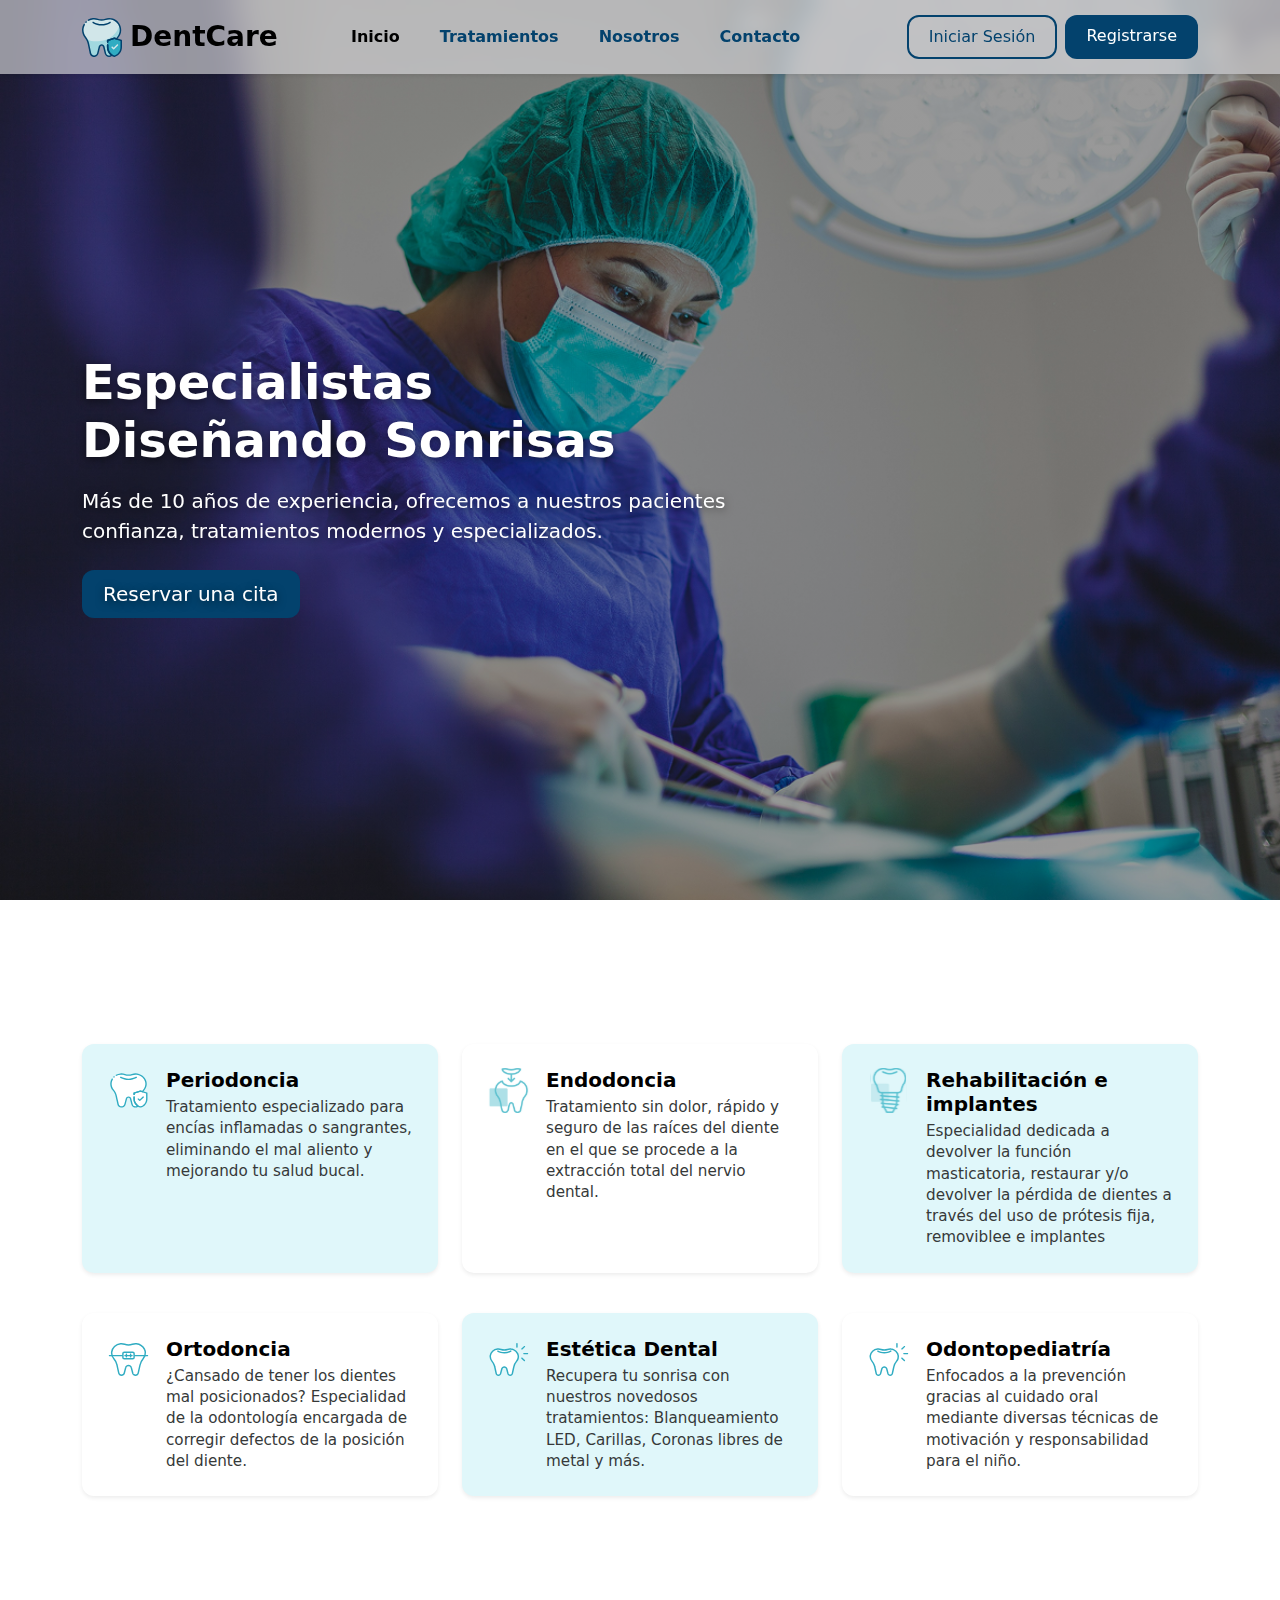
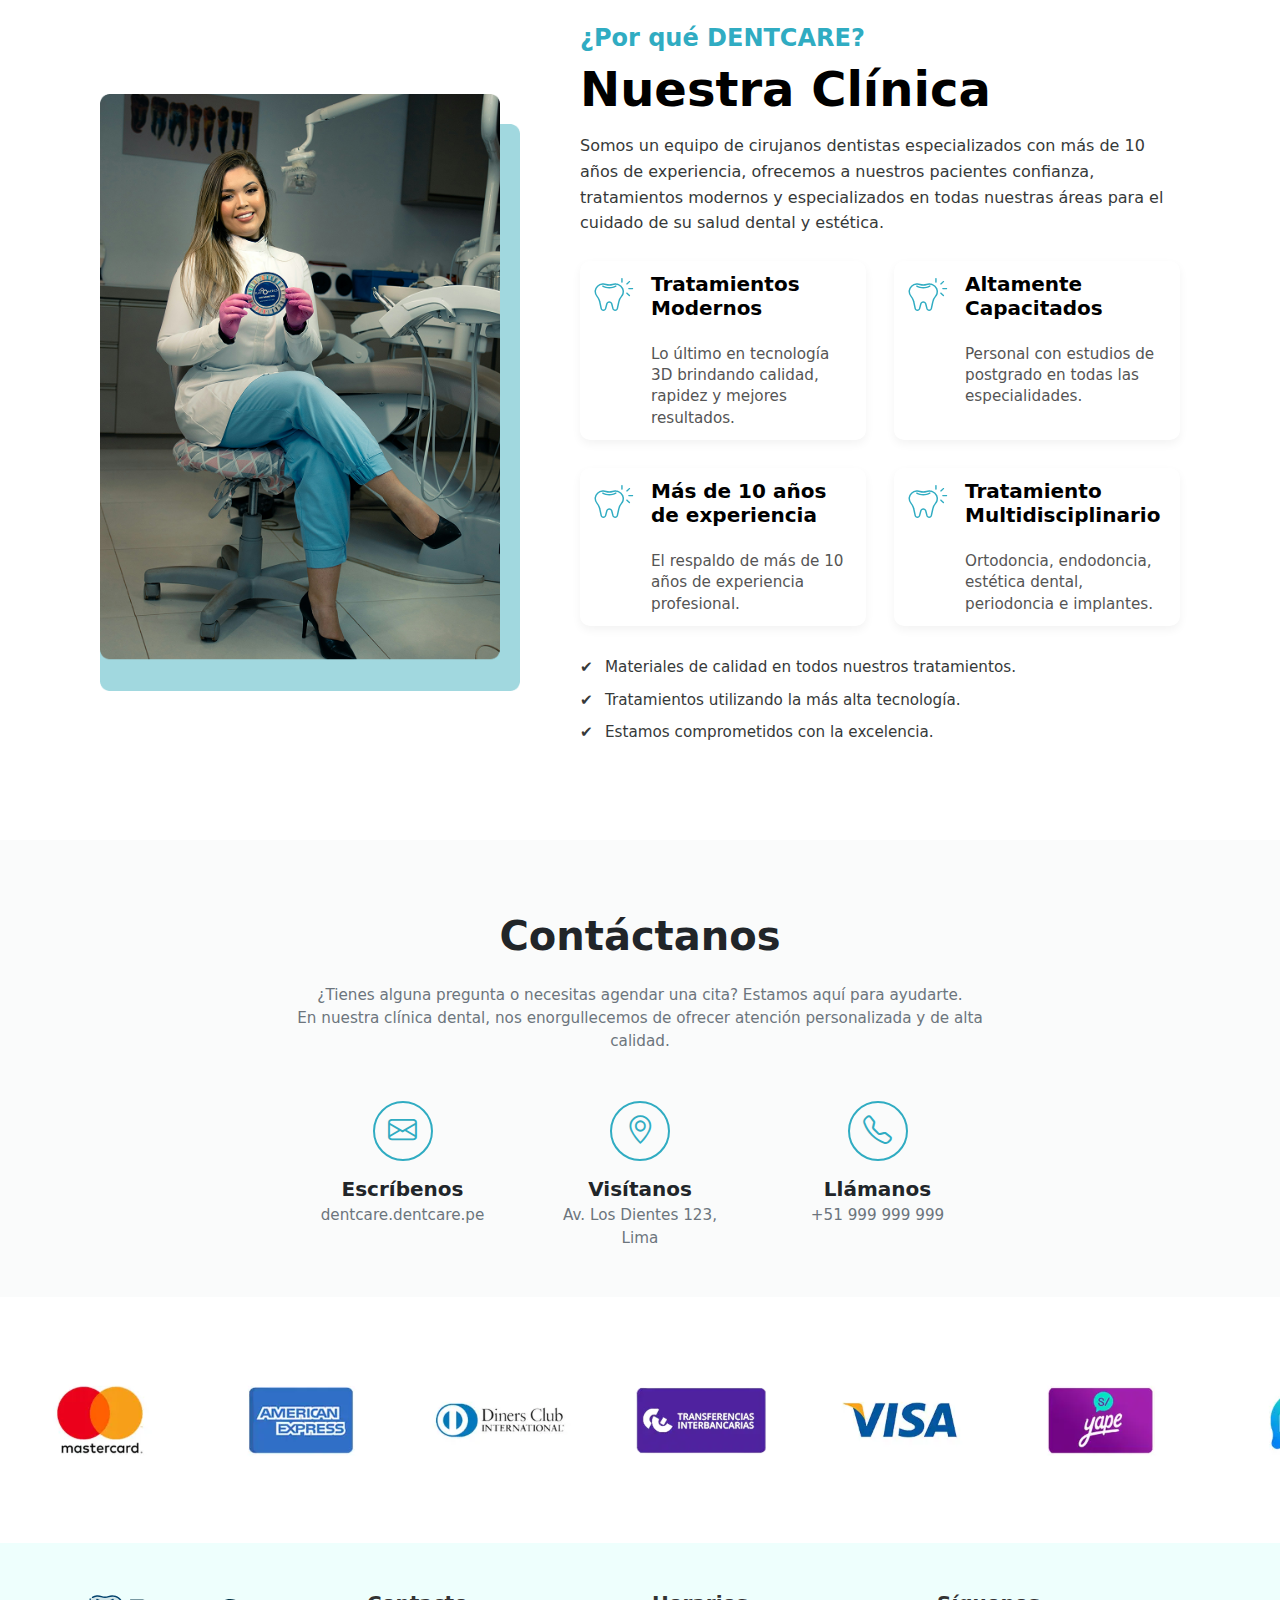
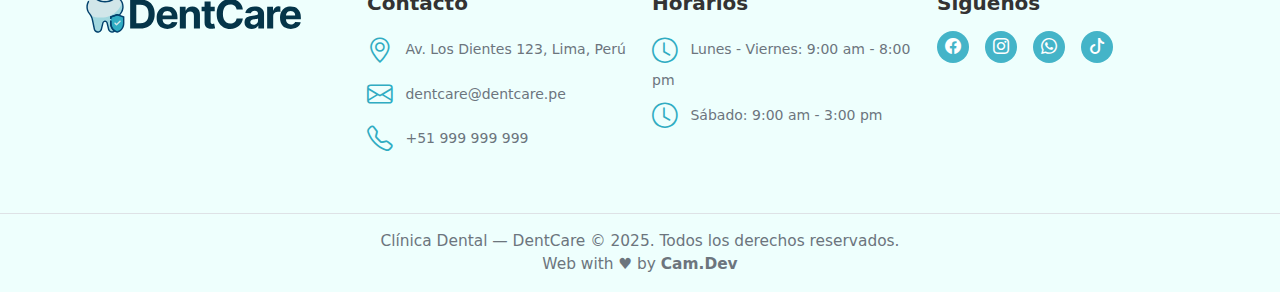
<file: frontend/pages/public/index.html>
<!DOCTYPE html>
<html lang="en">
<head>
    <meta charset="UTF-8" />
    <meta name="viewport" content="width=device-width, initial-scale=1.0" />
    <link rel="icon" type="image/svg+xml" href="/frontend/assets/icon/tooth.svg">
    <title> DentCare</title>
     
    
    <!-- Bootstrap CSS -->
    <link 
        href="https://cdn.jsdelivr.net/npm/bootstrap@5.3.8/dist/css/bootstrap.min.css"   
        rel="stylesheet"
    />
    
    <!-- Bootstrap Icons -->
    <link 
        href="https://cdn.jsdelivr.net/npm/bootstrap-icons@1.13.1/font/bootstrap-icons.min.css"
        rel="stylesheet" 
    />
  

    <!-- AOS Animation Library -->
    <link href="https://unpkg.com/aos@2.3.4/dist/aos.css" rel="stylesheet">


    <!-- Custom CSS -->
    <link rel="stylesheet" href="/frontend/assets/css/style.css" />
</head>
<body>

    
    <!-- ===== NAVBAR ===== -->
     <nav class="navbar navbar-expand-lg fixed-top bg-white shadow-sm">
        <div class="container">

            <!-- Logo -->
            <a class="navbar-brand fw-bold fs-3 d-flex align-items-center" href="/frontend/pages/public/index.html">
            <img src="/frontend/assets/icon/tooth.svg" alt="DentCare" width="40" class="me-2">
            <span class="text-primary-brand">DentCare</span>
            </a>

            <!-- Botón móvil -->
            <button class="navbar-toggler" type="button" data-bs-toggle="collapse" data-bs-target="#navbarNav">
            <span class="navbar-toggler-icon"></span>
            </button>

            <!-- Menú principal -->
            <div class="collapse navbar-collapse" id="navbarNav">

            <!-- Enlaces centrados -->
            <ul class="navbar-nav mx-auto">
                <li class="nav-item"><a class="nav-link active" href="#hero">Inicio</a></li>
                <li class="nav-item"><a class="nav-link" href="#tratamientos">Tratamientos</a></li>
                <li class="nav-item"><a class="nav-link" href="#nosotros">Nosotros</a></li>
                <li class="nav-item"><a class="nav-link" href="#contacto">Contacto</a></li>
            </ul>

            <!-- Botones a la derecha -->
            <div class="d-flex ms-auto mt-3 mt-lg-0">
                <a class="btn btn-outline-primary-brand me-2" href="/frontend/pages/public/login.html">Iniciar Sesión</a>
                <a class="btn btn-primary-brand" href="/frontend/pages/public/register.html">Registrarse</a>
            </div>

            </div>
        </div>
        </nav>


    <!-- ===== HERO ===== -->
    <section id="hero" class="d-flex align-items-center text-white">
        <div class="container text-start">
        <div class="col-lg-7" data-aos="fade-up">
            <br>
            <br>
            <br>
            <h1 class="fw-bold display-5 mb-3">Especialistas <br> Diseñando Sonrisas</h1>
            <p class="lead mb-4">Más de 10 años de experiencia, ofrecemos a nuestros pacientes confianza, tratamientos modernos y especializados.</p>
            <a href="login.html" class="btn btn-primary-brand btn-lg">Reservar una cita</a>
        </div>
        </div>
    </section>

     <!-- ===== TRATAMIENTOS ===== -->
    <section id="tratamientos" class="py-5">
        <br>
        <br>
        <br>
        <br> 
    <div class="container">
        <div class="row text-start g-4">

        <div class="col-md-4">
            <div class="card h-100 shadow-sm p-4 feature-card card-color">
            <div class="feature-content">
                <img src="/frontend/assets/icon/periodoncia.svg" alt="Periodoncia" class="feature-icon">
                <div>
                <h5>Periodoncia</h5>
                <p>Tratamiento especializado para encías inflamadas o sangrantes, eliminando el mal aliento y mejorando tu salud bucal.</p>
                </div>
            </div>
            </div>
        </div>

        <div class="col-md-4">
            <div class="card h-100 shadow-sm p-4 feature-card">
            <div class="feature-content">
                <img src="/frontend/assets/icon/endodoncia.svg" alt="Endodoncia" class="feature-icon">
                <div>
                <h5>Endodoncia</h5>
                <p>Tratamiento sin dolor, rápido y seguro de las raíces del diente en el que se procede a la extracción total del nervio dental.</p>
                </div>
            </div>
            </div>
        </div>

        <div class="col-md-4">
            <div class="card h-100 shadow-sm p-4 feature-card card-color">
            <div class="feature-content">
                <img src="/frontend/assets/icon/rehabilitacion.svg" alt="Rehabilitación e implantes" class="feature-icon">
                <div>
                <h5>Rehabilitación e implantes</h5>
                <p>Especialidad dedicada a devolver la función masticatoria, restaurar y/o devolver la pérdida de dientes a través del uso de prótesis fija, removiblee e implantes</p>
                </div>
            </div>
            </div>
        </div>
        </div>

        <div class="row text-start g-4 mt-3">
        <div class="col-md-4">
            <div class="card h-100 shadow-sm p-4 feature-card">
            <div class="feature-content">
                <img src="/frontend/assets/icon/ortodoncia.svg" alt="Ortodoncia" class="feature-icon">
                <div>
                <h5>Ortodoncia</h5>
                <p>¿Cansado de tener los dientes mal posicionados? Especialidad de la odontología encargada de corregir defectos de la posición del diente.</p>
                </div>
            </div>
            </div>
        </div>

        <div class="col-md-4">
            <div class="card h-100 shadow-sm p-4 feature-card card-color">
            <div class="feature-content">
                <img src="/frontend/assets/icon/estetica.svg" alt="Estética Dental" class="feature-icon">
                <div>
                <h5>Estética Dental</h5>
                <p>Recupera tu sonrisa con nuestros novedosos tratamientos: Blanqueamiento LED, Carillas, Coronas libres de metal y más.</p>
                </div>
            </div>
            </div>
        </div>


        <div class="col-md-4">
            <div class="card h-100 shadow-sm p-4 feature-card">
            <div class="feature-content">
                <img src="/frontend/assets/icon/estetica.svg" alt="Estética Dental" class="feature-icon">
                <div>
                <h5>Odontopediatría</h5>
                <p>Enfocados a la prevención gracias al cuidado oral mediante diversas técnicas de motivación y responsabilidad para el niño.</p>
                </div>
            </div>
            </div>
        </div>
   
    </div>
    </section>


    <!-- ===== NOSOTROS ===== -->
    <section id="nosotros" class="about-section">
        <div class="about-container">
            <div class="about-image">
                <img src="/frontend/assets/img/nosotros.png" alt="Nuestra Clínica">
            </div>

            <div class="about-content">
                <h4 class="accent-text"><strong>¿Por qué DENTCARE?</strong></h4>
                <h2>Nuestra Clínica</h2>
                <p>
                    Somos un equipo de cirujanos dentistas especializados con más de 10 años de experiencia,
                    ofrecemos a nuestros pacientes confianza, tratamientos modernos y especializados en todas nuestras áreas
                    para el cuidado de su salud dental y estética.
                </p>

                <div class="features"> 

                    <div class="feature">
                        <div class="feature-content">
                            <img src="/frontend/assets/icon/tooth-nosotros.svg" alt="Tratamientos Modernos" class="feature-icon">
                            <div>
                            <h5>Tratamientos Modernos</h5>
                            <br>
                            <p>Lo último en tecnología 3D brindando calidad, rapidez y mejores resultados.</p>
                            </div>
                        </div>
                    </div>

                    <div class="feature">
                        <div class="feature-content">
                            <img src="/frontend/assets/icon/tooth-nosotros.svg" alt="Altamente Capacitados" class="feature-icon">
                            <div>
                            <h5>Altamente Capacitados</h5>
                            <br>
                            <p>Personal con estudios de postgrado en todas las especialidades.</p>
                            </div>
                        </div>
                    </div>

                    <div class="feature">
                        <div class="feature-content">
                            <img src="/frontend/assets/icon/tooth-nosotros.svg" alt="Más de 10 años de experiencia" class="feature-icon">
                            <div>
                            <h5>Más de 10 años de experiencia</h5>
                            <br>
                            <p>El respaldo de más de 10 años de experiencia profesional.</p>
                            </div>
                        </div>
                    </div>

                    <div class="feature">
                        <div class="feature-content">
                            <img src="/frontend/assets/icon/tooth-nosotros.svg" alt="Tratamiento Multidisciplinario" class="feature-icon">
                            <div>
                            <h5>Tratamiento Multidisciplinario</h5> 
                            <br>
                            <p>Ortodoncia, endodoncia, estética dental, periodoncia e implantes.</p>
                            </div>
                        </div>
                    </div>
   
                </div>


                <ul class="checklist">
                    <li>Materiales de calidad en todos nuestros tratamientos.</li>
                    <li>Tratamientos utilizando la más alta tecnología.</li>
                    <li>Estamos comprometidos con la excelencia.</li> 
                </ul>
            </div>
        </div>
    </section>
 

    <!-- ===== CONTACTANOS ===== --> 
    <section id="contacto" class="contact-section text-center py-5">
        <div class="container">
            <br> 
            <h1 class="fw-bold mb-4">Contáctanos</h1>
            <p class="text-secondary mb-5">
            ¿Tienes alguna pregunta o necesitas agendar una cita? Estamos aquí para ayudarte.
            <br>
            En nuestra clínica dental, nos enorgullecemos de ofrecer atención personalizada y de alta 
            <br>
            calidad.
            </p>

            <div class="row gy-4 justify-content-center">
            <!-- Escríbenos -->
            <div class="col-10 col-md-3">
                <div class="icon-circle mx-auto mb-3">
                <i class="bi bi-envelope contact-icon"></i>
                </div>
                <h5 class="fw-bold">Escríbenos</h5>
                <p class="text-secondary small mb-0">dentcare.dentcare.pe</p>
            </div>

            <!-- Visítanos -->
            <div class="col-12 col-md-2">
                <div class="icon-circle mx-auto mb-3">
                <i class="bi bi-geo-alt contact-icon"></i>
                </div>
                <h5 class="fw-bold">Visítanos</h5>
                <p class="text-secondary small mb-0">Av. Los Dientes 123, Lima</p>
            </div>

            <!-- Llámanos -->
            <div class="col-12 col-md-3">
                <div class="icon-circle mx-auto mb-3">
                <i class="bi bi-telephone contact-icon"></i>
                </div>
                <h5 class="fw-bold">Llámanos</h5>
                <p class="text-secondary small mb-0">+51 999 999 999</p>
            </div>
            </div>
        </div>
    </section>
 

    <!-- ===== SLIDER DE TARJETAS ===== -->
    <section class="slider-section py-4">
    <div class="slider">
        <br>
        <div class="slide-track">
        <div class="slide"><img src="/frontend/assets/icon/mastercard.svg" alt="Mastercard"></div>
        <div class="slide"><img src="/frontend/assets/icon/americanexpress.svg" alt="American Express"></div>
        <div class="slide"><img src="/frontend/assets/icon/dinnerclub.svg" alt="Diners Club"></div>
        <div class="slide"><img src="/frontend/assets/icon/transferenciasinter.svg" alt="Transferencias"></div>
        <div class="slide"><img src="/frontend/assets/icon/visa.svg" alt="Visa"></div>
        <div class="slide"><img src="/frontend/assets/icon/yape.svg" alt="Yape"></div>
        <div class="slide"><img src="/frontend/assets/icon/plin.svg" alt="Plin"></div>

        <!-- Duplicadas para efecto continuo -->
        <div class="slide"><img src="/frontend/assets/icon/mastercard.svg" alt="Mastercard"></div>
        <div class="slide"><img src="/frontend/assets/icon/americanexpress.svg" alt="American Express"></div>
        <div class="slide"><img src="/frontend/assets/icon/dinnerclub.svg" alt="Diners Club"></div>
        <div class="slide"><img src="/frontend/assets/icon/transferenciasinter.svg" alt="Transferencias"></div>
        <div class="slide"><img src="/frontend/assets/icon/visa.svg" alt="Visa"></div>
        <div class="slide"><img src="/frontend/assets/icon/yape.svg" alt="Yape"></div>
        <div class="slide"><img src="/frontend/assets/icon/plin.svg" alt="Plin"></div>
    </div>
    </section>

    <!-- ===== FOOTER ===== -->
    <footer class="footer mt-5">
    <div class="container py-5">
        <div class="row gy-4">

        <!-- Logo -->
        <div class="col-12 col-md-3 text-center text-md-start">
            <img src="/frontend/assets/icon/footer.svg" alt="DentCare" width="220" class="me-2 mb-3 mb-md-0">
        </div>

        <!-- Contacto -->
        <div class="col-12 col-md-3">
            <h5 class="fw-bold mb-3">Contacto</h5>
            <ul class="list-unstyled small text-secondary mb-0">
            <li><i class="bi bi-geo-alt me-2 footer-icon"></i> Av. Los Dientes 123, Lima, Perú</li>
            <li><i class="bi bi-envelope me-2 footer-icon"></i> dentcare@dentcare.pe</li>
            <li><i class="bi bi-telephone me-2 footer-icon"></i> +51 999 999 999</li>
            </ul>
        </div>

        <!-- Horarios -->
        <div class="col-12 col-md-3">
            <h5 class="fw-bold mb-3">Horarios</h5>
            <ul class="list-unstyled small text-secondary mb-0">
            <li><i class="bi bi-clock me-2 footer-icon"></i> Lunes - Viernes: 9:00 am - 8:00 pm</li>
            <li><i class="bi bi-clock me-2 footer-icon"></i> Sábado: 9:00 am - 3:00 pm</li>
            </ul>
        </div>

        <!-- Síguenos -->
        <div class="col-12 col-md-3">
            <h5 class="fw-bold mb-3">Síguenos</h5>
            <div class="d-flex gap-3">
            <a href="#" class="social-link"><i class="bi bi-facebook"></i></a>
            <a href="#" class="social-link"><i class="bi bi-instagram"></i></a>
            <a href="#" class="social-link"><i class="bi bi-whatsapp"></i></a>
            <a href="#" class="social-link"><i class="bi bi-tiktok"></i></a>
            </div>
        </div>

        </div>
    </div>

    <!-- Línea inferior -->
    <div class="footer-bottom text-center py-3 border-top">
        <p class="mb-0 small text-secondary">
        Clínica Dental — DentCare © 2025. Todos los derechos reservados.<br>
        Web with ♥ by <strong>Cam.Dev</strong>
        </p>
    </div>
    </footer>


     
   <!-- AOS Animation Script -->
    <script src="https://unpkg.com/aos@2.3.4/dist/aos.js"></script>
    <script>
    AOS.init({
    duration: 1000, // duración de animación
    once: false,     // permitir repetir
    mirror: true,    // animar también al hacer scroll hacia arriba
    offset: 0
    });

    // 🔁 Refresca AOS solo cuando realmente te mueves (optimizado)
    let lastScrollTop = 0;
    let ticking = false;

    window.addEventListener('scroll', function() {
    const scrollTop = window.pageYOffset || document.documentElement.scrollTop;

    if (!ticking && Math.abs(scrollTop - lastScrollTop) > 100) {
        ticking = true;
        setTimeout(() => {
        AOS.refresh();  // Recalcula las posiciones
        lastScrollTop = scrollTop;
        ticking = false;
        }, 100); // refresca cada 300ms, no constantemente
    }
    });
    </script>
 

    <!-- Bootstrap & JS -->
    <script src="https://cdn.jsdelivr.net/npm/bootstrap@5.3.2/dist/js/bootstrap.bundle.min.js"></script>
    <script src="/frontend/js/main.js"></script>
</body>
</html>
</file>
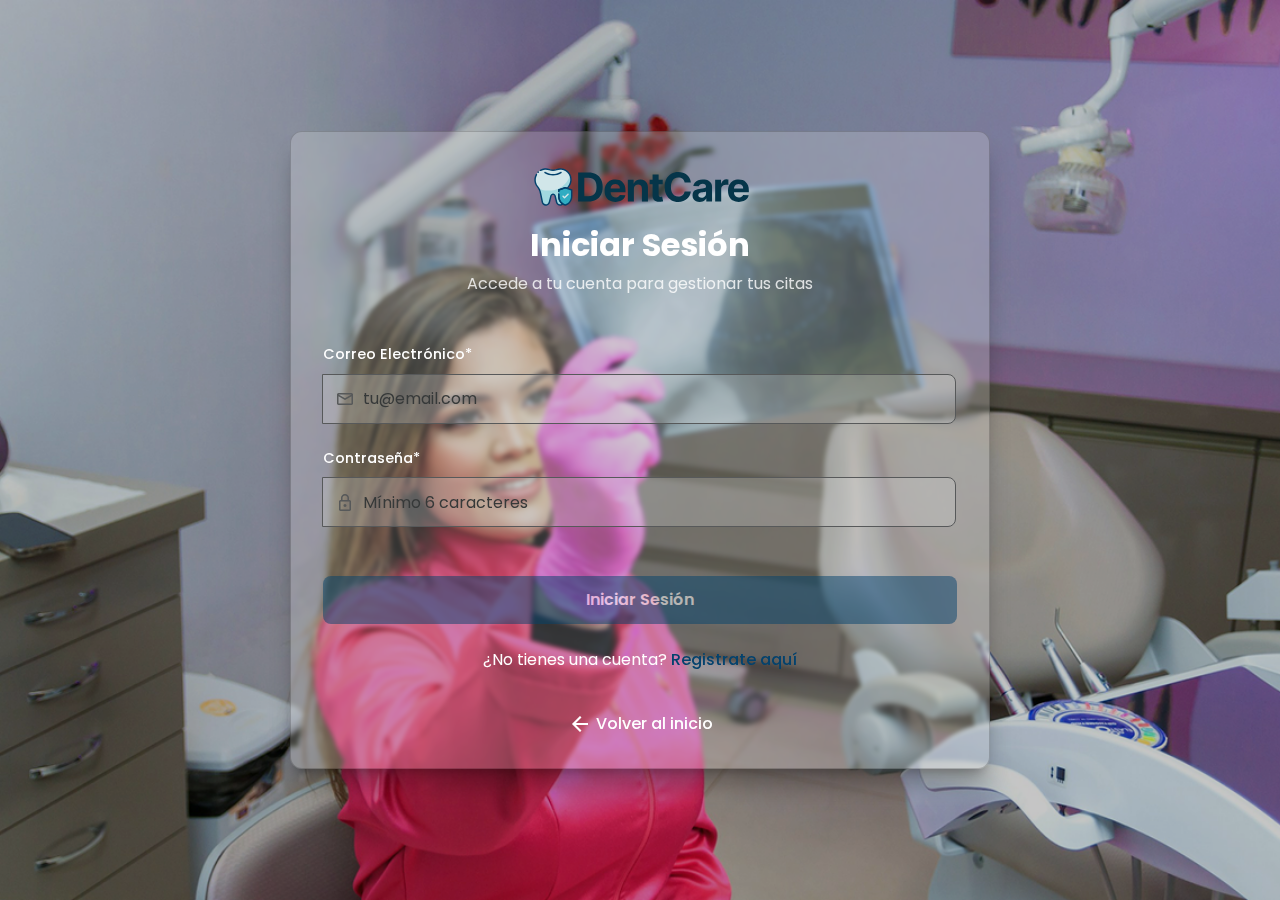
<file: frontend/pages/public/login.html>
<!DOCTYPE html>
<html lang="es">
<head>
    <meta charset="utf-8"/>
    <meta content="width=device-width, initial-scale=1.0" name="viewport"/>
    <link rel="icon" type="image/svg+xml" href="/frontend/assets/icon/tooth.svg">
    <title>DistriCampo - Iniciar Sesión</title>


    <!-- Bootstrap CSS -->
    <link 
        href="https://cdn.jsdelivr.net/npm/bootstrap@5.3.8/dist/css/bootstrap.min.css"   
        rel="stylesheet"
    />
    
    <!-- Bootstrap Icons -->
    <link 
        href="https://cdn.jsdelivr.net/npm/bootstrap-icons@1.13.1/font/bootstrap-icons.min.css"
        rel="stylesheet" 
    />
  

    <!-- AOS Animation Library -->
    <link href="https://unpkg.com/aos@2.3.4/dist/aos.css" rel="stylesheet">


    <!-- Google Fonts: Material Symbols and Poppins -->
    <link href="https://fonts.googleapis.com/css2?family=Material+Symbols+Outlined:opsz,wght,FILL,GRAD@20..48,100..700,0..1,-50..200" rel="stylesheet"/>


    <!-- Poppins Font -->
    <link href="https://fonts.googleapis.com/css2?family=Poppins:wght@300;400;500;600;700&display=swap" rel="stylesheet"/>
     

    <!-- Custom CSS -->
    <link rel="stylesheet" href="/frontend/assets/css/login.css" />
</head>
<body>

    <!-- HERO-->
    <div class="background-container">
        <img alt="Fondo de DistriCampo" class="background-image" src="/frontend/assets/img/background-login.png"/>
        <div class="overlay"></div>
    </div>

    <!-- FORMULARIO -->
    <div class="main-content">
        <div class="card">
            <div class="header">
                <div class="flex items-center justify-center space-x-2 mb-3"> 
                    <img src="/frontend/assets/icon/footer.svg" alt="">
                </div>
                <h2 class="title">Iniciar Sesión</h2>
                <p class="subtitle">Accede a tu cuenta para gestionar tus citas</p>
            </div>

            <div id="successMessage" class="message success hidden">
                <div class="flex items-center">
                    <span class="material-symbols-outlined mr-2">check_circle</span>
                    <span id="successText">Registro exitoso</span>
                </div>
            </div>
            <div id="errorMessage" class="message error hidden">
                <div class="flex items-center">
                    <span class="material-symbols-outlined mr-2">error</span>
                    <span id="errorText">Error al registrar</span>
                </div>
            </div>
            <div id="loadingMessage" class="message loading hidden">
                <div class="flex items-center">
                    <span class="loading material-symbols-outlined mr-2">refresh</span>
                    <span>Registrando usuario...</span>
                </div>
            </div>

            <form id="registerForm">  
                 

                <div class="form-group">
                    <label for="correoElectronico" class="label">Correo Electrónico*</label>
                    <div class="input-group">
                        <span class="material-symbols-outlined input-icon">mail</span>
                        <input type="email" id="correoElectronico" name="correoElectronico" required class="input-field" placeholder="tu@email.com">
                    </div>
                </div> 

                <div class="form-group">
                    <label for="contrasena" class="label">Contraseña*</label>
                    <div class="input-group">
                        <span class="material-symbols-outlined input-icon">lock</span>
                        <input type="password" id="contrasena" name="contrasena" required class="input-field" placeholder="Mínimo 6 caracteres">
                    </div>
                     
                </div> 
                <br>

                <button type="submit" id="submitBtn" class="submit-btn">
                    <span id="submitText">Iniciar Sesión</span>
                </button>
            </form>

            <div class="mt-6 text-center">
                <p class="text-white">
                    ¿No tienes una cuenta? 
                    <a href="register.html" class="link">Registrate aquí</a>
                </p>
            </div>

            <div class="text-center mt-6">
                <a href="index.html" class="link text-white">
                    <span class="material-symbols-outlined" style="vertical-align: middle;">arrow_back</span>
                    Volver al inicio
                </a>
            </div>
        </div>
    </div>

    <!-- Bootstrap & JS -->
    <script src="https://cdn.jsdelivr.net/npm/bootstrap@5.3.2/dist/js/bootstrap.bundle.min.js"></script>
    <script>
        document.addEventListener('DOMContentLoaded', () => {
    // Para el formulario de INICIO DE SESIÓN, solo necesitamos Correo y Contraseña
    const correoElectronico = document.getElementById('correoElectronico');
    const contrasena = document.getElementById('contrasena');
    const loginForm = document.getElementById('registerForm'); // Usando el ID que ya tenías
    const submitBtn = document.getElementById('submitBtn');

    // ------------------------------------
    // 1. Lógica de habilitación del botón
    // ------------------------------------

    function checkInputs() {
        const email = correoElectronico.value.trim();
        const password = contrasena.value.trim();
        
        // Habilitar el botón si ambos campos tienen contenido
        submitBtn.disabled = !(email.length > 0 && password.length > 0);
    }

    // Escuchar los eventos de escritura
    correoElectronico.addEventListener('input', checkInputs);
    contrasena.addEventListener('input', checkInputs);

    // ------------------------------------
    // 2. Lógica de Envío de Formulario (Simulada)
    // ------------------------------------

    loginForm.addEventListener('submit', async (event) => {
        event.preventDefault();
        hideMessages();

        const email = correoElectronico.value.trim();
        const password = contrasena.value.trim();

        if (!email || !password) {
            showError('Por favor introduce tu correo y contraseña.');
            return;
        }

        setSubmitLoading(true, 'Iniciando sesión...');

        try {
            const res = await fetch("http://localhost:4000/api/auth/login", {
                method: "POST",
                headers: { "Content-Type": "application/json" },
                body: JSON.stringify({
                    correo: email,
                    contrasena: password
                }),
            });

            const data = await res.json();

            if (!res.ok) {
                showError(data.message || "Credenciales inválidas");
                setSubmitLoading(false);
                return;
            }

            // Guardar token y rol
            localStorage.setItem("token", data.token);
            localStorage.setItem("rol", data.rol);

            showSuccess("¡Inicio de sesión exitoso!");
            setSubmitLoading(false);

            // Redirigir según rol
            setTimeout(() => {
                if (data.rol === "superadmin") window.location.href = "/frontend/pages/superadmin/dashboard.html";
                else if (data.rol === "admin") window.location.href = "/frontend/pages/admin/dashboard.html";
                else window.location.href = "/frontend/pages/paciente/dashboard.html";
            }, 1500);
        } catch (error) {
            console.error(error);
            showError("Error en el servidor. Intenta más tarde.");
            setSubmitLoading(false);
        }

        
        setTimeout(() => {
            // window.location.href = '/dashboard'; // Redireccionar después de login
        }, 2000);
    });

    // ------------------------------------
    // 3. Funciones de Utilidad
    // ------------------------------------
    function setSubmitLoading(loading, text = 'Iniciar Sesión') {
        const submitText = document.getElementById('submitText');
        
        if (loading) {
            submitBtn.disabled = true;
            submitText.innerHTML = `<span class="loading material-symbols-outlined" style="font-size: 1rem; vertical-align: middle;">refresh</span>${text}`;
        } else {
            // Restaurar el texto del botón y re-chequear la validación
            submitText.textContent = 'Iniciar Sesión';
            checkInputs(); 
        }
    }

    function showSuccess(message) {
        document.getElementById('successText').textContent = message;
        document.getElementById('successMessage').style.display = 'flex';
        document.getElementById('errorMessage').style.display = 'none';
        document.getElementById('loadingMessage').style.display = 'none';
    }

    function showError(message) {
        document.getElementById('errorText').textContent = message;
        document.getElementById('errorMessage').style.display = 'flex';
        document.getElementById('successMessage').style.display = 'none';
        document.getElementById('loadingMessage').style.display = 'none';
    }

    function hideMessages() {
        document.getElementById('successMessage').style.display = 'none';
        document.getElementById('errorMessage').style.display = 'none';
        document.getElementById('loadingMessage').style.display = 'none';
    }
    
    // Inicializar el chequeo de inputs al cargar
    checkInputs(); 
});
    </script>
</body>
</html>
</file>
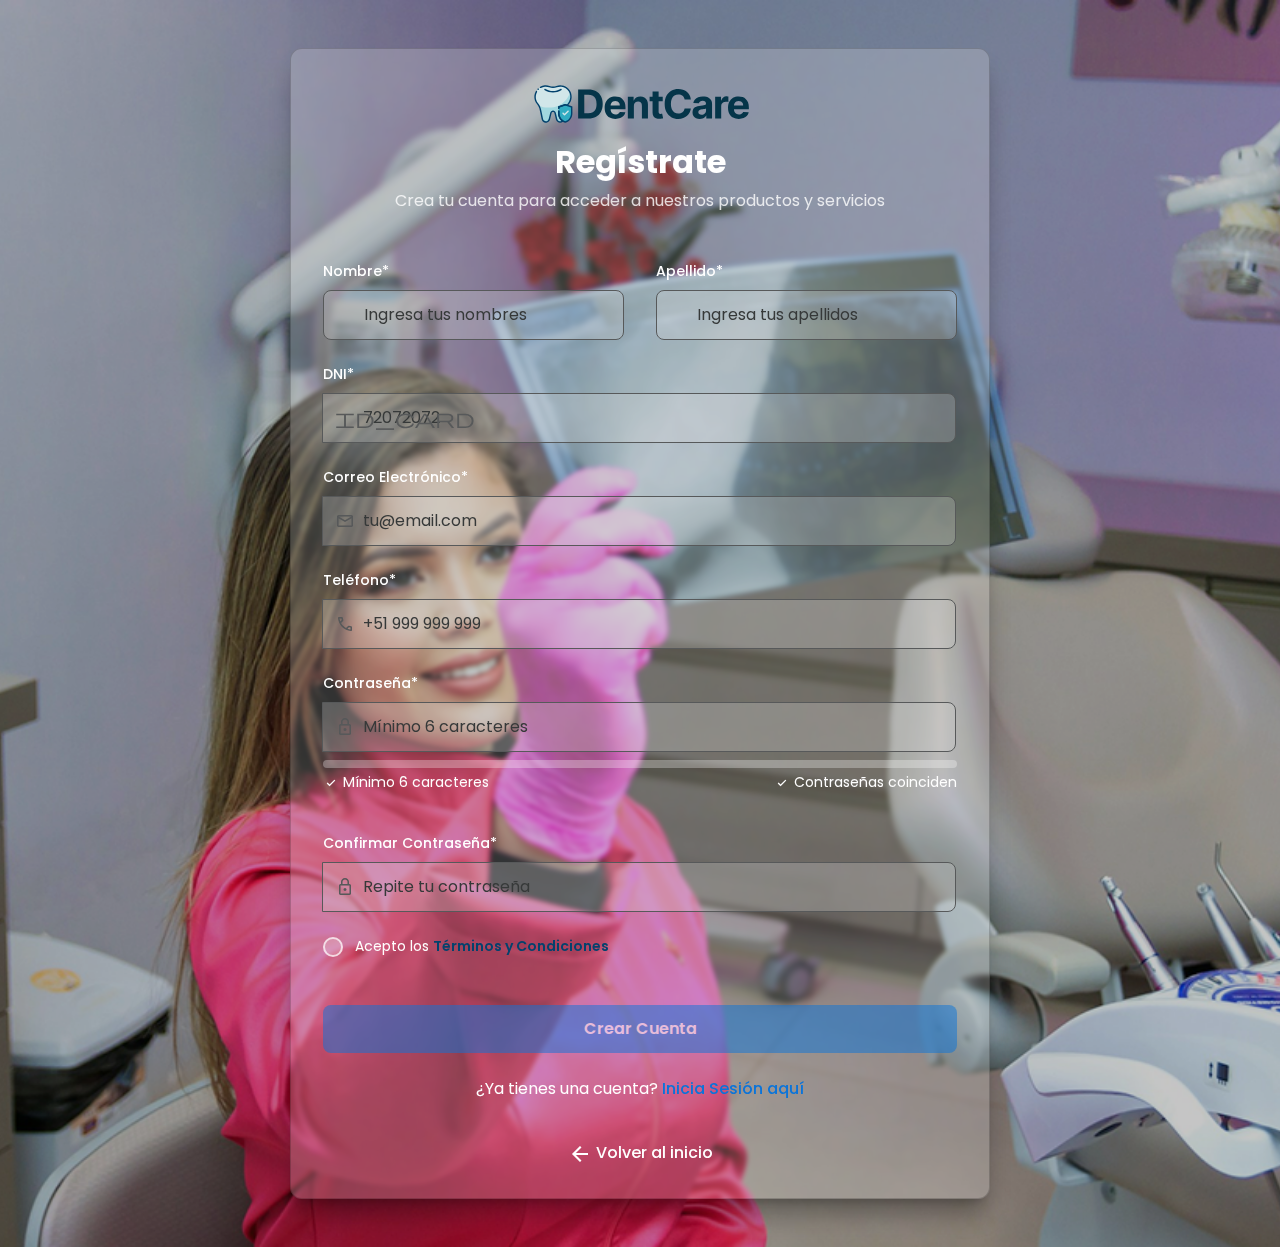
<file: frontend/pages/public/register.html>
<!DOCTYPE html>
<html lang="es">
<head>
    <meta charset="utf-8"/>
    <meta content="width=device-width, initial-scale=1.0" name="viewport"/>
    <link rel="icon" type="image/svg+xml" href="/frontend/assets/icon/tooth.svg">
    <title>DistriCampo - Registro</title>


    <!-- Bootstrap CSS -->
    <link 
        href="https://cdn.jsdelivr.net/npm/bootstrap@5.3.8/dist/css/bootstrap.min.css"   
        rel="stylesheet"
    />
    
    <!-- Bootstrap Icons -->
    <link 
        href="https://cdn.jsdelivr.net/npm/bootstrap-icons@1.13.1/font/bootstrap-icons.min.css"
        rel="stylesheet" 
    />
  

    <!-- AOS Animation Library -->
    <link href="https://unpkg.com/aos@2.3.4/dist/aos.css" rel="stylesheet">


    <!-- Google Fonts: Material Symbols and Poppins -->
    <link href="https://fonts.googleapis.com/css2?family=Material+Symbols+Outlined:opsz,wght,FILL,GRAD@20..48,100..700,0..1,-50..200" rel="stylesheet"/>


    <!-- Poppins Font -->
    <link href="https://fonts.googleapis.com/css2?family=Poppins:wght@300;400;500;600;700&display=swap" rel="stylesheet"/>
     

    <!-- Custom CSS -->
    <link rel="stylesheet" href="/frontend/assets/css/register.css" />
</head>
<body>

    <!-- HERO-->
    <div class="background-container">
        <img alt="Fondo de DistriCampo" class="background-image" src="/frontend/assets/img/background-login.png"/>
        <div class="overlay"></div>
    </div>

    <!-- FORMULARIO -->
    <div class="main-content">
        <div class="card">
            <div class="header">
                <div class="flex items-center justify-center space-x-2 mb-3"> 
                    <img src="/frontend/assets/icon/footer.svg" alt="">
                </div>
                <h2 class="title">Regístrate</h2>
                <p class="subtitle">Crea tu cuenta para acceder a nuestros productos y servicios</p>
            </div>

            <div id="successMessage" class="message success hidden">
                <div class="flex items-center">
                    <span class="material-symbols-outlined mr-2">check_circle</span>
                    <span id="successText">Registro exitoso</span>
                </div>
            </div>
            <div id="errorMessage" class="message error hidden">
                <div class="flex items-center">
                    <span class="material-symbols-outlined mr-2">error</span>
                    <span id="errorText">Error al registrar</span>
                </div>
            </div>
            <div id="loadingMessage" class="message loading hidden">
                <div class="flex items-center">
                    <span class="loading material-symbols-outlined mr-2">refresh</span>
                    <span>Registrando usuario...</span>
                </div>
            </div>

            <form id="registerForm">  
                <div class="form-row">
                    <div>
                        <label for="nombre" class="label">Nombre*</label>
                        <div class="input-group"> 
                            <input type="text" id="nombre" name="nombre" required class="input-field" placeholder="Ingresa tus nombres">
                        </div>
                    </div>
                    <div>
                        <label for="apellido" class="label">Apellido*</label>
                        <div class="input-group"> 
                            <input type="text" id="apellido" name="apellido" required class="input-field" placeholder="Ingresa tus apellidos">
                        </div>
                    </div>
                </div>

                <div class="form-group">
                    <label for="dni" class="label">DNI*</label>
                    <div class="input-group">
                        <span class="material-symbols-outlined input-icon">id_card</span> 
                        <input type="text" id="dni" name="dni" required class="input-field" placeholder="72072072">
                    </div>
                </div>

                <div class="form-group">
                    <label for="correoElectronico" class="label">Correo Electrónico*</label>
                    <div class="input-group">
                        <span class="material-symbols-outlined input-icon">mail</span>
                        <input type="email" id="correoElectronico" name="correoElectronico" required class="input-field" placeholder="tu@email.com">
                    </div>
                </div>
                
                <div class="form-group">
                    <label for="telefono" class="label">Teléfono*</label>
                    <div class="input-group">
                        <span class="material-symbols-outlined input-icon">phone</span>
                        <input type="tel" id="telefono" name="telefono" required class="input-field" placeholder="+51 999 999 999">
                    </div>
                </div>

                <div class="form-group">
                    <label for="contrasena" class="label">Contraseña*</label>
                    <div class="input-group">
                        <span class="material-symbols-outlined input-icon">lock</span>
                        <input type="password" id="contrasena" name="contrasena" required class="input-field" placeholder="Mínimo 6 caracteres">
                    </div>
                    <div id="passwordValidation" class="password-info">
                        <div class="progress-bar-container">
                            <div id="progressBar" class="progress-bar"></div>
                        </div>
                        
                        <div class="validation-row">
                            <p id="lengthReq" class="validation-item invalid flex items-center">
                                <span class="material-symbols-outlined mr-1" style="font-size: 1rem;">check</span>Mínimo 6 caracteres
                            </p>
                            <p id="matchReq" class="validation-item invalid flex items-center">
                                <span class="material-symbols-outlined mr-1" style="font-size: 1rem;">check</span>Contraseñas coinciden
                            </p>
                        </div>
                    </div>
                </div>

                <div class="form-group">
                    <label for="confirmarContrasena" class="label">Confirmar Contraseña*</label>
                    <div class="input-group">
                        <span class="material-symbols-outlined input-icon">lock</span>
                        <input type="password" id="confirmarContrasena" name="confirmarContrasena" required class="input-field" placeholder="Repite tu contraseña">
                    </div>
                </div>
                
                <div class="terms-group">
                    <label class="terms-text flex items-center">
                        <input type="checkbox" id="termsAndConditions" name="termsAndConditions" required class="custom-checkbox">
                        <span class="checkmark"></span>
                        Acepto los <a href="/terms" class="terms-link ml-1">Términos y Condiciones</a>
                    </label>
                </div>

                <br>

                <button type="submit" id="submitBtn" class="submit-btn">
                    <span id="submitText">Crear Cuenta</span>
                </button>
            </form>

            <div class="mt-6 text-center">
                <p class="text-white">
                    ¿Ya tienes una cuenta? 
                    <a href="login.html" class="link">Inicia Sesión aquí</a>
                </p>
            </div>

            <div class="text-center mt-6">
                <a href="index.html" class="link text-white">
                    <span class="material-symbols-outlined" style="vertical-align: middle;">arrow_back</span>
                    Volver al inicio
                </a>
            </div>
        </div>
    </div>

    <!-- Bootstrap & JS -->
    <script src="https://cdn.jsdelivr.net/npm/bootstrap@5.3.2/dist/js/bootstrap.bundle.min.js"></script>


    <script>
         document.addEventListener('DOMContentLoaded', () => {
            const contrasena = document.getElementById('contrasena');
            const confirmarContrasena = document.getElementById('confirmarContrasena');
            const registerForm = document.getElementById('registerForm');
            const submitBtn = document.getElementById('submitBtn');

            const progressBar = document.getElementById('progressBar');
            const lengthReq = document.getElementById('lengthReq');
            const matchReq = document.getElementById('matchReq');

            // ------------------------------------
            // 1. Lógica de la Barra de Progreso y Requisitos
            // ------------------------------------

            function updatePasswordValidation() {
                const pass1 = contrasena.value;
                const pass2 = confirmarContrasena.value;
                let progress = 0;
                let isValidLength = false;
                let isMatch = false;

                // Validación 1: Mínimo 6 caracteres
                if (pass1.length >= 6) {
                    isValidLength = true;
                    progress += 50; // 50% por cumplir el primer requisito
                    lengthReq.classList.remove('invalid');
                    lengthReq.classList.add('valid');
                } else {
                    lengthReq.classList.remove('valid');
                    lengthReq.classList.add('invalid');
                }

                // Validación 2: Coincidencia de contraseñas
                if (pass2.length > 0 && pass1 === pass2 && isValidLength) {
                    isMatch = true;
                    progress = 100; // 100% si coinciden y cumplen longitud
                    matchReq.classList.remove('invalid');
                    matchReq.classList.add('valid');
                    progressBar.classList.add('complete');
                } else if (pass2.length > 0 && pass1 !== pass2) {
                    isMatch = false;
                    matchReq.classList.remove('valid');
                    matchReq.classList.add('invalid');
                    progressBar.classList.remove('complete');
                    if (isValidLength) progress = 50; // Vuelve a 50% si no coinciden
                } else {
                    isMatch = false;
                    matchReq.classList.remove('valid');
                    matchReq.classList.add('invalid');
                    progressBar.classList.remove('complete');
                }

                // Actualizar la barra de progreso
                progressBar.style.width = progress + '%';
                
                // Habilitar/Deshabilitar el botón de envío
                submitBtn.disabled = !(isValidLength && isMatch);
                
                // Asegurar que el requisito de match se muestre como inválido si está vacío
                 if (pass2.length === 0) {
                    matchReq.classList.remove('valid');
                    matchReq.classList.add('invalid');
                 }
            }

            // Escuchar los eventos de escritura
            contrasena.addEventListener('input', updatePasswordValidation);
            confirmarContrasena.addEventListener('input', updatePasswordValidation);

            // ------------------------------------
            // 2. Lógica de Envío de Formulario (Simulada)
            // ------------------------------------

            registerForm.addEventListener('submit', async (event) => {
                event.preventDefault();
                hideMessages();

                // Validación final
                const pass1 = contrasena.value;
                const pass2 = confirmarContrasena.value;

                if (!pass1 || pass1.length < 6 || pass1 !== pass2) {
                    showError('Verifica que las contraseñas tengan mínimo 6 caracteres y coincidan.');
                    return;
                }
                
                const nombre = document.getElementById('nombre').value;
                const apellido = document.getElementById('apellido').value;
                const dni = document.getElementById('dni').value;
                const correoElectronico = document.getElementById('correoElectronico').value;
                const telefono = document.getElementById('telefono').value;

                if (!nombre || !apellido || !dni || !correoElectronico || !telefono) {
                    showError('Por favor completa todos los campos requeridos.');
                    return;
                }

                setSubmitLoading(true, 'Creando cuenta...');

                try {
                    const res = await fetch("http://localhost:4000/api/auth/register", {
                        method: "POST",
                        headers: { "Content-Type": "application/json" },
                        body: JSON.stringify({
                            nombre: nombre,
                            apellido: apellido,
                            dni: document.getElementById('dni')?.value || '',
                            telefono: telefono, 
                            correo: correoElectronico,
                            contrasena: pass1,
                            rol: "paciente" // Por defecto
                        }),
                    });



                    const data = await res.json();

                    if (!res.ok) {
                        showError(data.message || "Error al registrar usuario");
                        setSubmitLoading(false);
                        return;
                    }

                    showSuccess("¡Cuenta creada con éxito!");
                    setSubmitLoading(false);

                    setTimeout(() => {
                        window.location.href = "login.html";
                    }, 1500);
                } catch (error) {
                    console.error(error);
                    showError("Error del servidor. Intenta más tarde.");
                    setSubmitLoading(false);
                }

                
                setTimeout(() => {
                    // window.location.href = '/login'; // Redireccionar después de registro
                }, 2000);
            });

            // ------------------------------------
            // 3. Funciones de Utilidad (Adaptadas a CSS puro)
            // ------------------------------------
            function setSubmitLoading(loading, text = 'Crear Cuenta') {
                const submitText = document.getElementById('submitText');
                
                if (loading) {
                    submitBtn.disabled = true;
                    submitText.innerHTML = `<span class="loading material-symbols-outlined" style="font-size: 1rem; vertical-align: middle;">refresh</span>${text}`;
                } else {
                    submitBtn.disabled = false;
                    submitText.textContent = 'Crear Cuenta';
                }
            }

            function showSuccess(message) {
                document.getElementById('successText').textContent = message;
                document.getElementById('successMessage').style.display = 'flex';
                document.getElementById('errorMessage').style.display = 'none';
                document.getElementById('loadingMessage').style.display = 'none';
            }

            function showError(message) {
                document.getElementById('errorText').textContent = message;
                document.getElementById('errorMessage').style.display = 'flex';
                document.getElementById('successMessage').style.display = 'none';
                document.getElementById('loadingMessage').style.display = 'none';
            }

            function hideMessages() {
                document.getElementById('successMessage').style.display = 'none';
                document.getElementById('errorMessage').style.display = 'none';
                document.getElementById('loadingMessage').style.display = 'none';
            }
            
            // Inicializar la validación al cargar
            updatePasswordValidation();
        });
 
    </script>
</body>
</html>
</file>
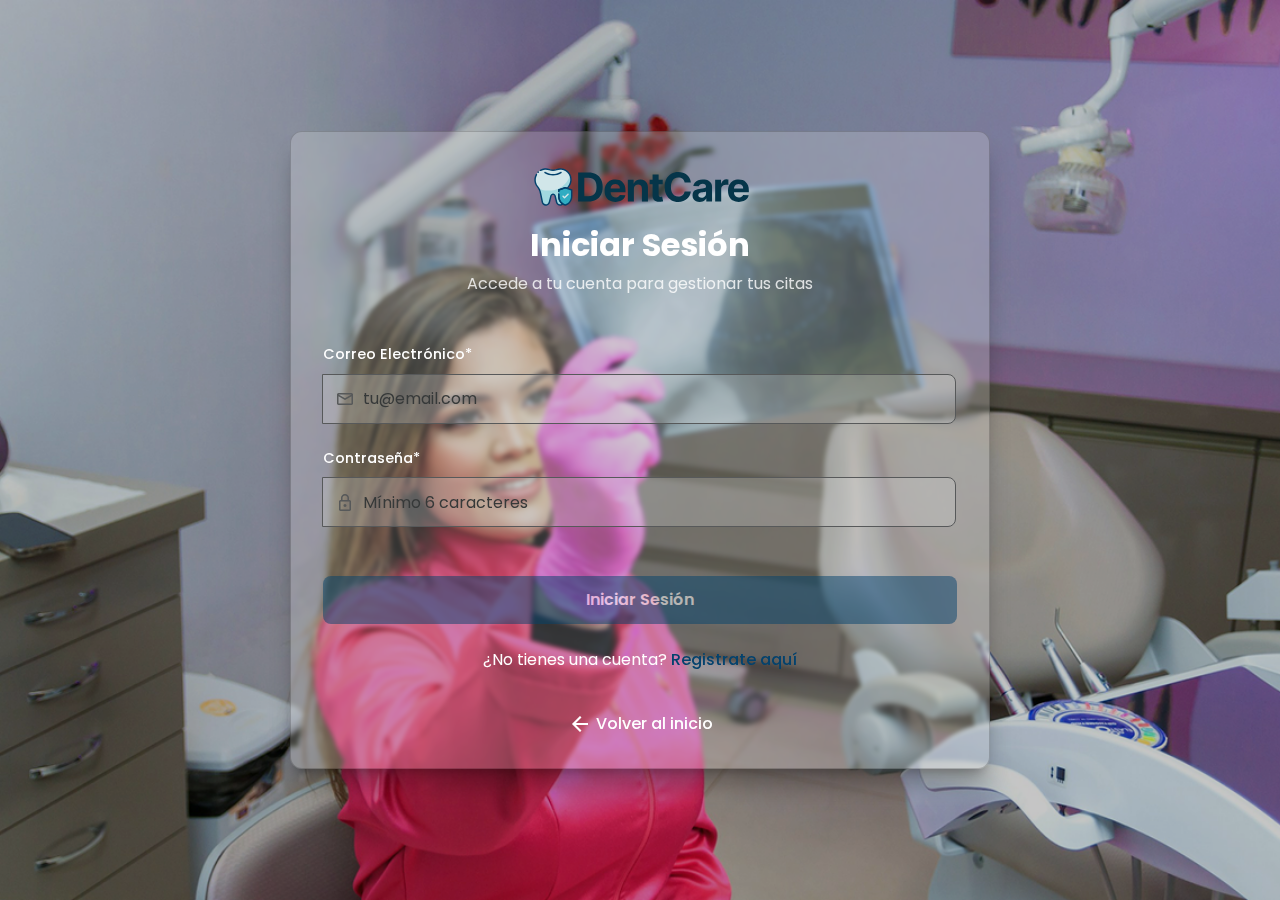
<file: frontend/pages/superadmin/citas.html>
<!DOCTYPE html>
<html lang="es">
<head>
  <meta charset="UTF-8" />
  <meta name="viewport" content="width=device-width, initial-scale=1.0" />
  <title>DentCare | Citas</title>
  <link rel="icon" type="image/svg+xml" href="/frontend/assets/icon/tooth.svg" />

  <!-- Bootstrap -->
  <link href="https://cdn.jsdelivr.net/npm/bootstrap@5.3.3/dist/css/bootstrap.min.css" rel="stylesheet" />
  <link href="https://cdn.jsdelivr.net/npm/bootstrap-icons@1.11.3/font/bootstrap-icons.css" rel="stylesheet" />

  <!-- Google Fonts -->
  <link href="https://fonts.googleapis.com/css2?family=Poppins:wght@400;500;600;700&display=swap" rel="stylesheet" />

  <!-- Custom CSS -->
  <link rel="stylesheet" href="./css/citas.css" />
</head>
<body>
  <!-- NAVBAR -->
  <nav class="navbar navbar-expand-lg bg-white shadow-sm fixed-top">
    <div class="container">
      <a class="navbar-brand fw-bold d-flex align-items-center" href="#">
        <img src="/frontend/assets/icon/tooth.svg" alt="DentCare Logo" class="me-2" width="30" />
        DentCare SuperAdmin
      </a>

      <div class="collapse navbar-collapse justify-content-center" id="navbarNav">
        <ul class="navbar-nav mb-2 mb-lg-0 fw-medium">
          <li class="nav-item"><a class="nav-link" href="dashboard.html">Dashboard</a></li>
          <li class="nav-item"><a class="nav-link" href="pacientes.html">Pacientes</a></li>
          <li class="nav-item"><a class="nav-link active" href="citas.html">Citas</a></li>
          <li class="nav-item"><a class="nav-link" href="administradores.html">Administradores</a></li>
          <li class="nav-item"><a class="nav-link" href="reportes.html">Reportes</a></li>
          <li class="nav-item"><a class="nav-link" href="registro-admin.html">Registro Admin</a></li>
        </ul>
      </div>

      <div class="d-flex align-items-center">
        <span class="me-3 text-muted small">
          Bienvenido, <strong id="nombre-usuario">Superadmin</strong>
        </span>
        <button class="btn btn-outline-danger btn-sm" id="btnLogout">
          <i class="bi bi-box-arrow-right me-1"></i> Cerrar Sesión
        </button>
      </div>
    </div>
  </nav>

  
  <!-- CONTENIDO PRINCIPAL -->
  <main class="container py-5 mt-5"> 
    <h2 class="fw-bold mb-1">Gestión de Citas</h2>
    <p class="text-muted mb-4">Visualiza, edita o elimina citas registrados</p>

    <!-- 🔄 Botón para actualizar -->
  <div class="d-flex justify-content-between align-items-center mb-3">
    <h5 class="fw-semibold mb-0"><i class="bi bi-people me-2 text-primary"></i>Citas Registrados</h5>
    <button class="btn btn-outline-primary btn-sm" id="btnActualizar">
      <i class="bi bi-arrow-clockwise me-1"></i>Actualizar
    </button>
  </div>

    <div class="table-responsive shadow-sm rounded bg-white p-3">
      <table class="table table-hover align-middle">
        <thead class="table-light">
          <tr>
            <th>ID</th>
            <th>Paciente</th>
            <th>Administrador</th>
            <th>Especialidad</th>
            <th>Fecha de Cita</th>
            <th>Estado</th>
            <th>Acciones</th>
          </tr>
        </thead>
        <tbody id="tabla-citas">
          <tr>
            <td colspan="7" class="text-center text-muted py-4">
              Cargando citas...
            </td>
          </tr>
        </tbody>
      </table>
    </div>
  </main>
  
  
  <!-- MODAL EDITAR CITA -->
  <div class="modal fade" id="modalCita" tabindex="-1" aria-labelledby="modalCitaLabel" aria-hidden="true">
    <div class="modal-dialog modal-lg">
      <div class="modal-content">
        <form id="formEditarCita">
          <div class="modal-header">
            <h5 class="modal-title fw-bold" id="modalCitaLabel">Editar Cita</h5>
            <button type="button" class="btn-close" data-bs-dismiss="modal" aria-label="Cerrar"></button>
          </div>

          <div class="modal-body">
            <input type="hidden" id="editar-id" />

            <div class="row g-3">
              <div class="col-md-6">
                <label class="form-label">Paciente</label>
                <input type="text" id="editar-paciente" class="form-control" readonly />
              </div>

              <div class="col-md-6">
                <label class="form-label">Odontologo (Administrador)</label>
                <select id="editar-admin" class="form-select"></select>
              </div>

              <div class="col-md-6">
                <label class="form-label">Especialidad</label>
                <select id="editar-especialidad" class="form-select"></select>
              </div>

              <div class="col-md-6">
                <label class="form-label">Fecha de Cita</label>
                <input type="datetime-local" id="editar-fecha" class="form-control" />
              </div>

              <div class="col-md-6">
                <label class="form-label">Estado</label>
                <select id="editar-estado" class="form-select">
                  <option value="pendiente">Pendiente</option>
                  <option value="confirmada">Confirmada</option>
                  <option value="cancelada">Cancelada</option>
                  <option value="completada">Completada</option>
                </select>
              </div>

              <div class="col-12">
                <label class="form-label">Observaciones</label>
                <textarea id="editar-observaciones" class="form-control" rows="3"></textarea>
              </div>
            </div>
          </div>

          <div class="modal-footer">
            <button type="button" class="btn btn-secondary" data-bs-dismiss="modal">Cancelar</button>
            <button type="submit" class="btn btn-primary">Guardar Cambios</button>
          </div>
        </form>
      </div>
    </div>
  </div>

  <!-- FOOTER -->
  <footer class="text-center text-muted py-3">
    © 2025 DentCare – Sistema de Gestión Dental
  </footer>

  <!-- Scripts -->
  <script src="https://cdn.jsdelivr.net/npm/bootstrap@5.3.3/dist/js/bootstrap.bundle.min.js"></script>
  <script src="./js/citas.js"></script>
</body>
</html>
</file>
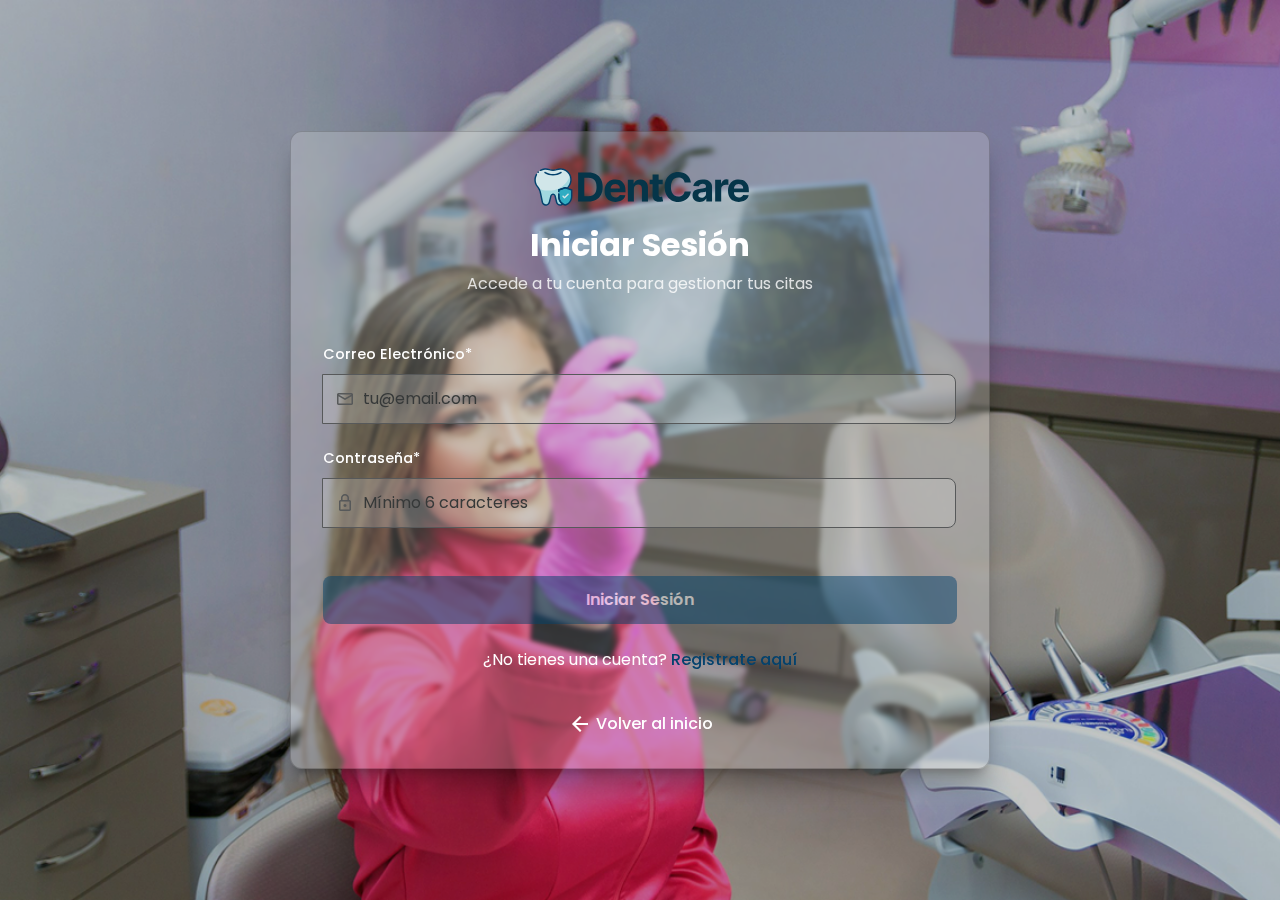
<file: frontend/pages/superadmin/dashboard.html>
<!DOCTYPE html>
<html lang="es">
<head>
  <meta charset="UTF-8" />
  <meta name="viewport" content="width=device-width, initial-scale=1.0" />
  <title>DentCare | Panel Superadministrador</title>
  <link rel="icon" type="image/svg+xml" href="/frontend/assets/icon/tooth.svg" />

  <!-- Bootstrap -->
  <link href="https://cdn.jsdelivr.net/npm/bootstrap@5.3.3/dist/css/bootstrap.min.css" rel="stylesheet" />
  <link href="https://cdn.jsdelivr.net/npm/bootstrap-icons@1.11.3/font/bootstrap-icons.css" rel="stylesheet" />

  <!-- Google Fonts -->
  <link href="https://fonts.googleapis.com/css2?family=Poppins:wght@400;500;600;700&display=swap" rel="stylesheet" />

  <!-- AOS -->
  <link href="https://unpkg.com/aos@2.3.4/dist/aos.css" rel="stylesheet" />

  <!-- Custom CSS -->
  <link rel="stylesheet" href="/frontend/assets/css/dashboard.css" />
</head>

<body>
  <!-- NAVBAR -->
  <nav class="navbar navbar-expand-lg bg-white shadow-sm fixed-top">
    <div class="container">
      <a class="navbar-brand fw-bold d-flex align-items-center" href="#">
        <img src="/frontend/assets/icon/tooth.svg" alt="DentCare Logo" class="me-2" width="30" />
        DentCare SuperAdmin
      </a>

      <button class="navbar-toggler" type="button" data-bs-toggle="collapse" data-bs-target="#navbarNav">
        <span class="navbar-toggler-icon"></span>
      </button>

      <div class="collapse navbar-collapse justify-content-center" id="navbarNav">
        <ul class="navbar-nav mb-2 mb-lg-0 fw-medium">
          <li class="nav-item"><a class="nav-link active" href="#">Dashboard</a></li>
          <li class="nav-item"><a class="nav-link" href="pacientes.html">Pacientes</a></li>
          <li class="nav-item"><a class="nav-link" href="administradores.html">Administradores</a></li>
          <li class="nav-item"><a class="nav-link" href="reportes.html">Reportes</a></li>
          <li class="nav-item"><a class="nav-link" href="registro-admin.html">Registro Admin</a></li>
        </ul>
      </div>

      <div class="d-flex align-items-center">
        <span class="me-3 text-muted small">
          Bienvenido, <strong id="nombre-usuario">Superadmin</strong>
        </span>
        <button id="btnLogout" class="btn btn-outline-secondary btn-sm">
          <i class="bi bi-box-arrow-right me-1"></i> Cerrar Sesión
        </button>
      </div>
    </div>
  </nav>

  <!-- MAIN -->
  <main class="container mt-5 pt-5">
    <h2 class="fw-bold mb-1">Panel Administrativo</h2>
    <p class="text-muted mb-4">Gestiona el sistema dental desde aquí</p>

    <!-- TARJETAS ESTADÍSTICAS -->
    <div class="row g-4 mb-4" id="estadisticas">
      <div class="col-md-3" data-aos="fade-up">
        <div class="card stat-card border-0 shadow-sm text-center">
          <div class="card-body">
            <i class="bi bi-person fs-1 text-primary mb-2"></i>
            <h6 class="text-muted mb-1">Pacientes</h6>
            <h3 class="fw-bold" id="countPacientes">-</h3>
          </div>
        </div>
      </div>
      <div class="col-md-3" data-aos="fade-up" data-aos-delay="100">
        <div class="card stat-card border-0 shadow-sm text-center">
          <div class="card-body">
            <i class="bi bi-calendar-check fs-1 text-success mb-2"></i>
            <h6 class="text-muted mb-1">Citas</h6>
            <h3 class="fw-bold" id="countCitas">-</h3>
          </div>
        </div>
      </div>
      <div class="col-md-3" data-aos="fade-up" data-aos-delay="200">
        <div class="card stat-card border-0 shadow-sm text-center">
          <div class="card-body">
            <i class="bi bi-file-earmark-bar-graph fs-1 text-warning mb-2"></i>
            <h6 class="text-muted mb-1">Reportes</h6>
            <h3 class="fw-bold" id="countReportes">-</h3>
          </div>
        </div>
      </div>
      <div class="col-md-3" data-aos="fade-up" data-aos-delay="300">
        <div class="card stat-card border-0 shadow-sm text-center">
          <div class="card-body">
            <i class="bi bi-person-gear fs-1 text-purple mb-2"></i>
            <h6 class="text-muted mb-1">Administradores</h6>
            <h3 class="fw-bold" id="countAdmins">-</h3>
          </div>
        </div>
      </div>
    </div>

    <!-- TARJETAS DE ACCIÓN --> 
    <div class="row g-4 mb-5"> 
      <div class="col-md-3" data-aos="fade-up"> 
        <div class="card action-card border-0 shadow-sm h-100 text-center p-3"> 
          <i class="bi bi-person-circle fs-1 text-primary mb-3"></i> 
          <h5 class="fw-semibold">Pacientes</h5> 
          <p class="text-muted small">Gestiona todos los pacientes</p> 
          <a href="pacientes.html" class="btn btn-primary w-100">Administrar</a> 
        </div> 
      </div> 

      <div class="col-md-3" data-aos="fade-up" data-aos-delay="100"> 
        <div class="card action-card border-0 shadow-sm h-100 text-center p-3"> 
          <i class="bi bi-calendar-week fs-1 text-success mb-3"></i> 
          <h5 class="fw-semibold">Citas</h5> 
          <p class="text-muted small">Administra las citas</p> 
          <a href="citas.html" class="btn btn-success w-100">Ver Citas</a> 
        </div> 
      </div> 

      <div class="col-md-3" data-aos="fade-up" data-aos-delay="200"> 
        <div class="card action-card border-0 shadow-sm h-100 text-center p-3"> 
          <i class="bi bi-bar-chart-line fs-1 text-warning mb-3"></i> 
          <h5 class="fw-semibold">Reportes</h5> 
          <p class="text-muted small">Visualiza los reportes clínicos</p> 
            <a href="reportes.html" class="btn btn-warning text-white w-100">Ver Reportes</a> 
        </div> 
      </div> 

      <div class="col-md-3" data-aos="fade-up" data-aos-delay="300"> 
        <div class="card action-card border-0 shadow-sm h-100 text-center p-3"> 
          <i class="bi bi-person-plus fs-1 text-purple mb-3"></i> 
          <h5 class="fw-semibold">Registrar Admin</h5> 
          <p class="text-muted small">Crea nuevos administradores</p> 
          <a href="registro-admin.html" class="btn btn-purple w-100">Registrar</a> 
        </div> 
      </div> 
    </div>

    <!-- SOLICITUDES RECIENTES -->
    <div class="card shadow-sm border-0 mb-5" data-aos="fade-up">
      <div class="card-body">
        <h5 class="fw-bold mb-3">
          <i class="bi bi-clock-history me-2 text-primary"></i> Solicitudes Recientes
        </h5>
        <ul id="listaSolicitudes" class="list-group list-group-flush">
          <li class="list-group-item text-muted">Cargando solicitudes...</li>
        </ul>
      </div>
    </div>
  </main>

  <!-- FOOTER -->
  <footer class="text-center text-muted py-3">
    © 2025 DentCare – Sistema de Gestión Dental
  </footer>

  <!-- Scripts -->
  <script src="https://cdn.jsdelivr.net/npm/bootstrap@5.3.3/dist/js/bootstrap.bundle.min.js"></script>
  <script src="https://unpkg.com/aos@2.3.4/dist/aos.js"></script>
  <script>
    AOS.init({ duration: 800, once: true });
  </script>
  <script src="./js/dashboard.js"></script>
</body>
</html>
</file>
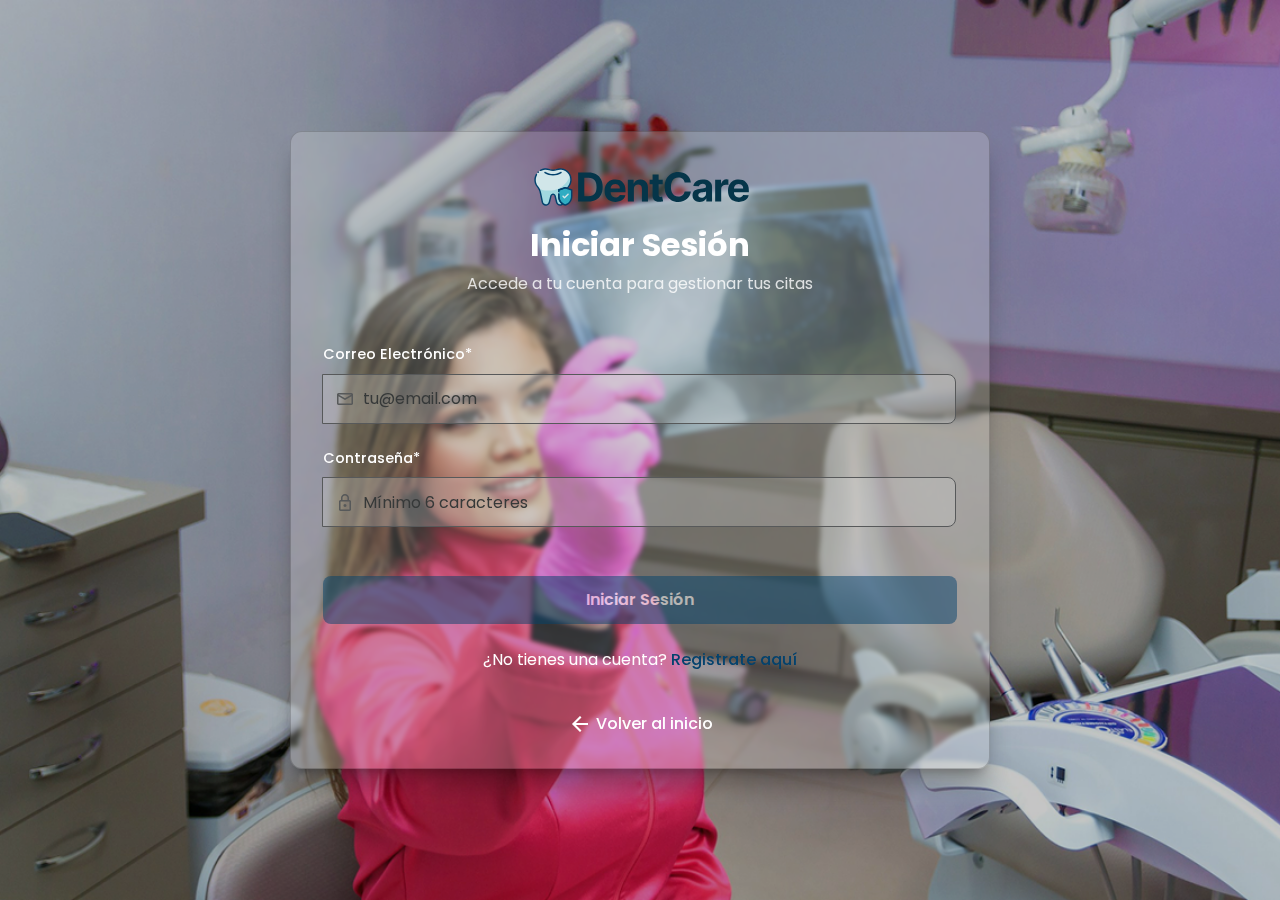
<file: frontend/pages/superadmin/pacientes.html>
<!DOCTYPE html>
<html lang="es">
<head>
  <meta charset="UTF-8" />
  <meta name="viewport" content="width=device-width, initial-scale=1.0" />
  <meta http-equiv="Cache-Control" content="no-store, no-cache, must-revalidate, max-age=0">
  <meta http-equiv="Pragma" content="no-cache">
  <meta http-equiv="Expires" content="0">

  <title>DentCare | Panel Superadministrador</title>

  <link rel="icon" type="image/svg+xml" href="/frontend/assets/icon/tooth.svg" />


  <link href="https://cdn.jsdelivr.net/npm/bootstrap@5.3.3/dist/css/bootstrap.min.css" rel="stylesheet" />


  <link href="https://cdn.jsdelivr.net/npm/bootstrap-icons@1.11.3/font/bootstrap-icons.css" rel="stylesheet" />


  <link href="https://fonts.googleapis.com/css2?family=Poppins:wght@400;500;600;700&display=swap" rel="stylesheet" />


  <link href="https://unpkg.com/aos@2.3.4/dist/aos.css" rel="stylesheet" />


  <link rel="stylesheet" href="./css/pacientes.css" />

   

</head>

<body>

  <!-- NAVBAR -->
  <nav class="navbar navbar-expand-lg bg-white shadow-sm fixed-top">
    <div class="container">
      <a class="navbar-brand fw-bold d-flex align-items-center" href="#">
        <img src="/frontend/assets/icon/tooth.svg" alt="DentCare Logo" class="me-2" width="30" />
        DentCare SuperAdmin
      </a>

      <button class="navbar-toggler" type="button" data-bs-toggle="collapse" data-bs-target="#navbarNav">
        <span class="navbar-toggler-icon"></span>
      </button>

      <div class="collapse navbar-collapse justify-content-center" id="navbarNav">
        <ul class="navbar-nav mb-2 mb-lg-0 fw-medium">
          <li class="nav-item"><a class="nav-link" href="dashboard.html">Dashboard</a></li>
          <li class="nav-item"><a class="nav-link active" href="pacientes.html">Pacientes</a></li>
          <li class="nav-item"><a class="nav-link" href="citas.html">Citas</a></li>
          <li class="nav-item"><a class="nav-link" href="administradores.html">Administradores</a></li>
          <li class="nav-item"><a class="nav-link" href="reportes.html">Reportes</a></li>
          <li class="nav-item"><a class="nav-link" href="registro-admin.html">Registro Admin</a></li>
        </ul>
      </div>

      <div class="d-flex align-items-center">
        <span class="me-3 text-muted small">Bienvenido, <strong id="nombre-usuario">Superadmin</strong></span>
        <button class="btn btn-outline-danger btn-sm" id="btnLogout">
          <i class="bi bi-box-arrow-right me-1"></i> Cerrar Sesión
        </button>
      </div>
    </div>
  </nav>
 
    <!-- MAIN CONTENT --> 
  <main class="container mt-5 pt-5">
  <h2 class="fw-bold mb-1">Gestión de Pacientes</h2>
  <p class="text-muted mb-4">Visualiza, edita o elimina pacientes registrados</p>

  <!-- 🔄 Botón para actualizar -->
  <div class="d-flex justify-content-between align-items-center mb-3">
    <h5 class="fw-semibold mb-0"><i class="bi bi-people me-2 text-primary"></i>Pacientes Registrados</h5>
    <button class="btn btn-outline-primary btn-sm" id="btnActualizar">
      <i class="bi bi-arrow-clockwise me-1"></i>Actualizar
    </button>
  </div>

  <!-- 🔍 Filtro por DNI -->
<div class="input-group mb-4 w-50">
  <span class="input-group-text"><i class="bi bi-search"></i></span>
  <input
    type="text"
    id="filtroDni"
    class="form-control"
    placeholder="Buscar paciente por DNI..."
  />
  <button class="btn btn-outline-primary" id="btnBuscarDni">Buscar</button>
  <button class="btn btn-outline-secondary" id="btnLimpiarFiltro">Limpiar</button>
</div>

  <!-- 🧩 Contenedor de Cards -->
  <div id="contenedorPacientes" class="row g-3"></div>

  <!-- 📝 Formulario de Edición -->
  <div class="card shadow-sm border-0 mt-5" id="formEditarPaciente" style="display:none;">
    <div class="card-body">
      <h5 class="fw-semibold mb-3 text-primary">
        <i class="bi bi-pencil-square me-2"></i>Editar Paciente
      </h5>
      <form id="editarPacienteForm">
        <div class="row g-3">
          <input type="hidden" id="pacienteId" />
          <div class="col-md-6">
            <label class="form-label">Nombre</label>
            <input type="text" class="form-control" id="nombre" required>
          </div>
          <div class="col-md-6">
            <label class="form-label">Apellido</label>
            <input type="text" class="form-control" id="apellido">
          </div>
          <div class="col-md-6">
            <label class="form-label">DNI</label>
            <input type="text" class="form-control" id="dni">
          </div>
          <div class="col-md-6">
            <label class="form-label">Teléfono</label>
            <input type="text" class="form-control" id="telefono">
          </div>
          <div class="col-md-6">
            <label class="form-label">Correo</label>
            <input type="email" class="form-control" id="correo">
          </div>
        </div>
        <div class="mt-4 text-end">
          <button type="button" class="btn btn-secondary me-2" id="cancelarEdicion">Cancelar</button>
          <button type="submit" class="btn btn-success">Guardar Cambios</button>
        </div>
      </form>
    </div>
  </div>
</main>



  <!-- FOOTER -->
  <footer class="text-center text-muted py-3">
    © 2025 DentCare – Sistema de Gestión Dental
  </footer>

  <!-- Scripts -->
  <script src="https://cdn.jsdelivr.net/npm/bootstrap@5.3.3/dist/js/bootstrap.bundle.min.js"></script>
  <script src="https://unpkg.com/aos@2.3.4/dist/aos.js"></script>
  <script>
    AOS.init({ duration: 800, once: true });
  </script>
  <script src="./js/paciente.js"></script>  
</body>
</html>
</file>
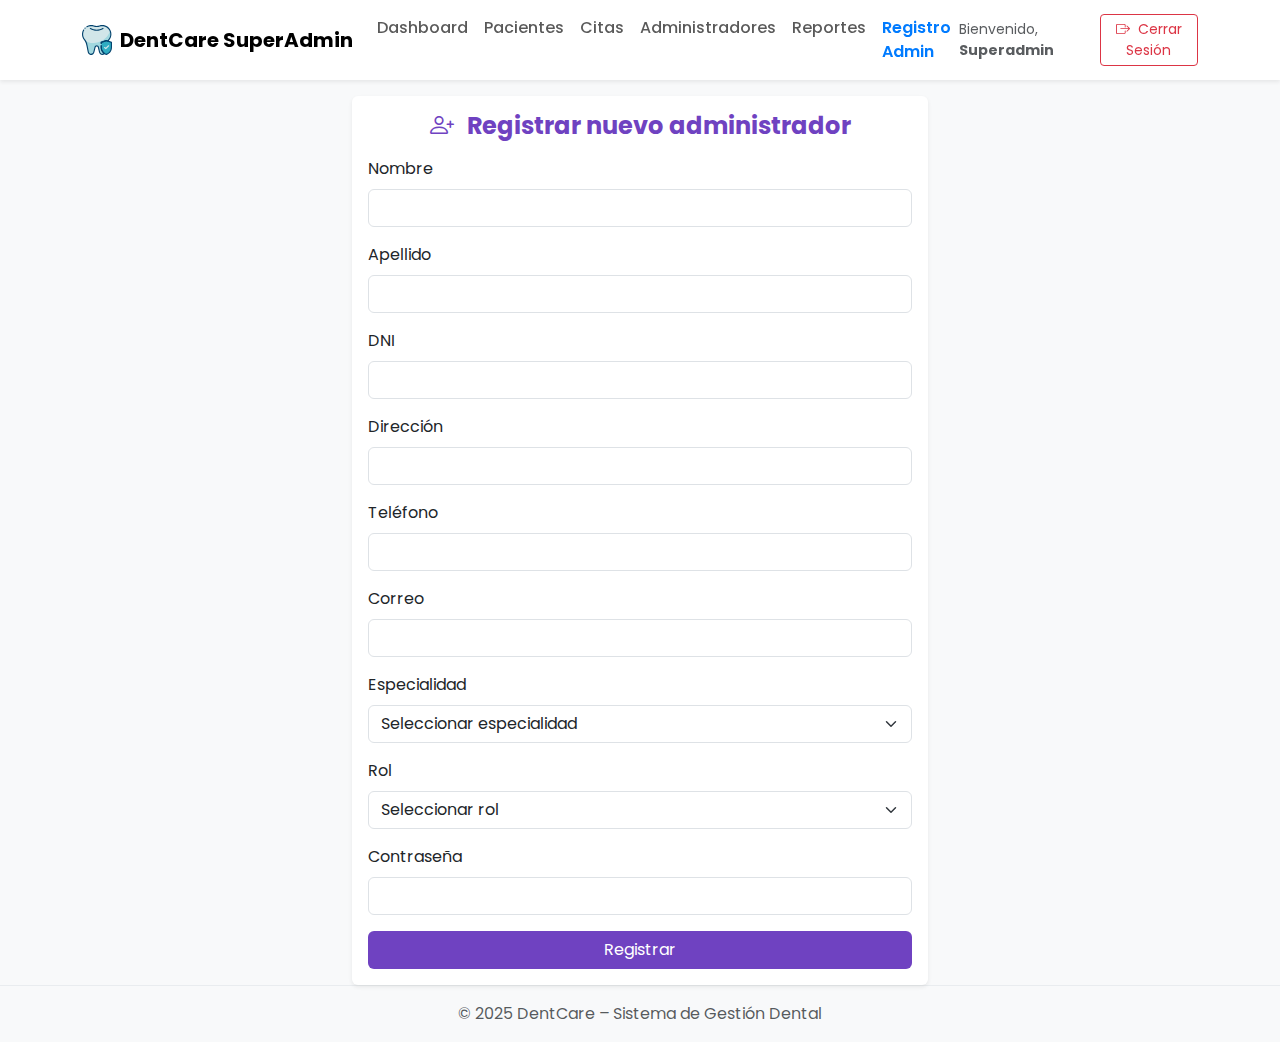
<file: frontend/pages/superadmin/registro-admin.html>
<!DOCTYPE html>
<html lang="es">
<head>
  <meta charset="UTF-8" />
  <meta name="viewport" content="width=device-width, initial-scale=1.0" />
  <title>DentCare | Panel Superadministrador</title>
  <link rel="icon" type="image/svg+xml" href="/frontend/assets/icon/tooth.svg" />

  <!-- Bootstrap -->
  <link href="https://cdn.jsdelivr.net/npm/bootstrap@5.3.3/dist/css/bootstrap.min.css" rel="stylesheet" />
  <link href="https://cdn.jsdelivr.net/npm/bootstrap-icons@1.11.3/font/bootstrap-icons.css" rel="stylesheet" />

  <!-- Google Fonts -->
  <link href="https://fonts.googleapis.com/css2?family=Poppins:wght@400;500;600;700&display=swap" rel="stylesheet" />

  <!-- AOS -->
  <link href="https://unpkg.com/aos@2.3.4/dist/aos.css" rel="stylesheet" />

  <!-- Custom CSS -->
  <link rel="stylesheet" href="./css/registro-admin.css" />
</head>
<body class="bg-light">

  <!-- NAVBAR -->
  <nav class="navbar navbar-expand-lg bg-white shadow-sm fixed-top">
    <div class="container">
      <a class="navbar-brand fw-bold d-flex align-items-center" href="#">
        <img src="/frontend/assets/icon/tooth.svg" alt="DentCare Logo" class="me-2" width="30" />
        DentCare SuperAdmin
      </a>

      <button class="navbar-toggler" type="button" data-bs-toggle="collapse" data-bs-target="#navbarNav">
        <span class="navbar-toggler-icon"></span>
      </button>

      <div class="collapse navbar-collapse justify-content-center" id="navbarNav">
        <ul class="navbar-nav mb-2 mb-lg-0 fw-medium">
          <li class="nav-item"><a class="nav-link" href="#">Dashboard</a></li>
          <li class="nav-item"><a class="nav-link" href="pacientes.html">Pacientes</a></li>
          <li class="nav-item"><a class="nav-link" href="citas.html">Citas</a></li>
          <li class="nav-item"><a class="nav-link" href="administradores.html">Administradores</a></li>
          <li class="nav-item"><a class="nav-link" href="reportes.html">Reportes</a></li>
          <li class="nav-item"><a class="nav-link active" href="registro-admin.html">Registro Admin</a></li>
        </ul>
      </div>

      <div class="d-flex align-items-center">
        <span class="me-3 text-muted small">
          Bienvenido, <strong id="nombre-usuario">Superadmin</strong>
        </span>
        <button class="btn btn-outline-danger btn-sm" id="btnLogout">
          <i class="bi bi-box-arrow-right me-1"></i> Cerrar Sesión
        </button>
      </div>
    </div>
  </nav>

  <main class="container mt-5 pt-5" style="max-width: 600px;">
    <div class="card shadow-sm border-0">
      <div class="card-body">
        <h4 class="fw-bold mb-3 text-center text-purple">
          <i class="bi bi-person-plus me-2"></i> Registrar nuevo administrador
        </h4>

         <!-- FORMULARIO -->
          <form id="formAdmin">
            <div class="mb-3">
              <label class="form-label">Nombre</label>
              <input type="text" id="nombre" class="form-control" required>
            </div>

            <div class="mb-3">
              <label class="form-label">Apellido</label>
              <input type="text" id="apellido" class="form-control" required>
            </div>

            <div class="mb-3">
              <label class="form-label">DNI</label>
              <input type="text" id="dni" class="form-control" maxlength="8" required>
            </div>

            <div class="mb-3">
              <label class="form-label">Dirección</label>
              <input type="text" id="direccion" class="form-control">
            </div>

            <div class="mb-3">
              <label class="form-label">Teléfono</label>
              <input type="text" id="telefono" class="form-control" maxlength="9">
            </div>

            <div class="mb-3">
              <label class="form-label">Correo</label>
              <input type="email" id="correo" class="form-control" required>
            </div>

            <div class="mb-3">
              <label class="form-label">Especialidad</label>
              <select id="id_especialidad" class="form-select">
                <option value="">Seleccionar especialidad</option>
                <!-- Aquí puedes rellenar dinámicamente desde tu API -->
              </select>
            </div>

            <div class="mb-3">
              <label class="form-label">Rol</label>
              <select id="rol" class="form-select" required>
                <option value="">Seleccionar rol</option>
                <option value="administrador">Administrador</option>
                <option value="superadministrador">Superadministrador</option>
              </select>
            </div>

            <div class="mb-3">
              <label class="form-label">Contraseña</label>
              <input type="password" id="contrasena" class="form-control" minlength="6" required>
            </div>

            <button class="btn btn-purple w-100" type="submit">Registrar</button>
          </form> 
      </div>
    </div>
  </main>

  <!-- FOOTER -->
  <footer class="text-center text-muted py-3">
    © 2025 DentCare – Sistema de Gestión Dental
  </footer>

  <!-- Scripts -->
  <script src="https://cdn.jsdelivr.net/npm/bootstrap@5.3.3/dist/js/bootstrap.bundle.min.js"></script>
  <script src="https://unpkg.com/aos@2.3.4/dist/aos.js"></script>
  <script>
    AOS.init({ duration: 800, once: true });
  </script>
  <script src="./js/registro-admin.js"></script>

</body>
</html>
</file>
<file: frontend/assets/css/style.css>
/* ===== Colores personalizados ===== */
:root {
  --brand-color: #03426D;
}

/* ===== Navbar ===== */  
.navbar {
  backdrop-filter: blur(10px);
  background-color: rgba(215, 216, 219, 0.66) !important;
  padding: 0.7rem 0;
}

/* Centrar links */
.navbar-nav {
  gap: 1.5rem; /* espacio entre enlaces */
}

.nav-link {
  color: var(--brand-color); 
  font-weight: 700;
  transition: 0.3s;
}

.nav-link:hover,
.nav-link.active {
  color: #022E4D;
}

/* Botones */
.btn-primary-brand {
  background-color: var(--brand-color);
  color: #fff;
  border-radius: 12px;
  padding: 8px 20px;
  transition: 0.3s;
}

.btn-primary-brand:hover { 
  background-color: #022E4D; 
  color: #fff;
}

.btn-outline-primary-brand {
  color: var(--brand-color);
  border: 2px solid var(--brand-color);
  border-radius: 12px;
  padding: 8px 20px;
  transition: 0.3s;
}

.btn-outline-primary-brand:hover {
  background-color: var(--brand-color);
  color: #fff;
}

/* Responsive ajustes */
@media (max-width: 992px) {
  .navbar-nav {
    text-align: center;
    gap: 1rem;
  }

  .navbar .d-flex {
    justify-content: center;
  }
}


/* ===== HERO ===== */
#hero {
  height: 100vh;
  background: linear-gradient(rgba(0, 0, 0, 0.4), rgba(0, 0, 0, 0.4)),
              url("/frontend/assets/img/background.png") no-repeat center center/cover;
  color: #fff;
  display: flex;
  align-items: center;
  text-shadow: 0 2px 8px rgba(0, 0, 0, 0.5);
}

#hero h1 {
  line-height: 1.2;
}

#hero .btn {
  font-weight: 500;
  border-radius: 12px;
}

 
/* NOSOTROS */

.about-section {
  padding: 80px 0;
  background-color: #fff;
}

.about-container {
  display: flex;
  align-items: center;
  justify-content: center;
  gap: 60px;
  max-width: 1200px;
  margin: auto;
  flex-wrap: wrap;
}

.about-image img {
  width: 420px; 
}

.about-content {
  max-width: 600px;
}

.accent-text {
  color: #30ACC2;
  font-weight: 350; 
}

.about-content h2 {
  font-size: 3rem;
  font-weight: 700;
  margin-bottom: 15px;
  color: #000;
}

.about-content p {
  color: #363939;
  line-height: 1.6;
  margin-bottom: 25px;
}

 
/* ===== TRATAMIENTOS ===== */
.feature-card {
  border: none;
  border-radius: 12px;
  transition: transform 0.2s ease, box-shadow 0.6s ease; 
}

.card-color {
  background-color: #E0F7FA;
}

.feature-card:hover {
  transform: translateY(-5px);
  box-shadow: 0 8px 38px rgba(10, 8, 8, 0.1);
}

.feature-content {
  display: flex;
  align-items: flex-start;
  gap: 15px;
}

.feature-icon {
  width: 45px;
  height: 45px;
  flex-shrink: 0;
}

.feature-content h5 {
  color: #000000;
  font-weight: 680;
  margin-bottom: 5px;
}

.feature-content p {
  color: #363939;
  margin: 0;
  font-size: 0.95rem;
  line-height: 1.4;
}


/* FEATURES */

.features {
  display: grid;
  grid-template-columns: repeat(auto-fit, minmax(250px, 1fr));
  gap: 28px;
  margin-bottom: 30px;
}

.feature {
  background: #fff;
  border-radius: 10px;
  padding: 11px;
  box-shadow: 0 4px 10px rgba(0,0,0,0.05);  
}

.feature-header {
  display: flex;
  align-items: center;
  gap: 16px;
  margin-bottom: 8px;
}

.feature-header img {
  width: 48px;
  height: 48px; 
  object-fit: contain;
}

.feature h5 {
  font-weight: 650;
  color: #000; 
  margin: 0; 
}

.feature p {
  font-size: 0.95rem;
  color: #555; 
  margin: 0;
}

.checklist {
  list-style: none;
  padding: 0;
}

.checklist li {
  position: relative;
  margin-bottom: 10px;
  padding-left: 25px;
  font-size: 0.95rem;
  color: #363939;
}

.checklist li::before {
  content: "✔";
  position: absolute;
  left: 0;
  font-weight: bold;
}


/* ===== SECCIÓN DE CONTACTO ===== */
.contact-section {
  background-color: #FAFBFB;
}

.highlight-text {
  color: #30ACC2; /* color del subtítulo */
  text-transform: none; 
  letter-spacing: 0.5px; 
  font-size: 1.65rem; /* ← aumenta el tamaño del texto */
  font-weight: 600; /* semibold para verse más fino */
}
  

.contact-section .icon-circle {
  width: 60px;
  height: 60px;
  border: 2px solid #30ACC2;
  border-radius: 50%;
  display: flex;
  align-items: center;
  justify-content: center;
  margin-bottom: 10px;
  transition: all 0.3s ease;
}

.contact-section .icon-circle:hover {
  background-color: #30ACC2;
}

.contact-section .contact-icon {
  font-size: 1.8rem;
  color: #30ACC2;
  transition: color 0.3s ease;
}

.contact-section .icon-circle:hover .contact-icon {
  color: #fff;
}

.contact-section h5 {
  margin-bottom: 0.2rem;
}

.contact-section p {
  font-size: 0.95rem;
}

/* Ajustar espacios entre columnas */
.contact-section .row > div {
  padding-left: 10px;
  padding-right: 10px;
}

/* Responsive */
@media (max-width: 768px) {
  .contact-section .icon-circle {
    width: 60px;
    height: 60px;
  }

  .contact-section .contact-icon {
    font-size: 1.6rem;
  }

  .contact-section p {
    font-size: 0.9rem;
  }
}


/* ===== SLIDER DE TARJETAS ===== */
.slider-section {
  background-color: #ffffff;
  overflow: hidden;
}

.slider {
  height: 150px;
  position: relative;
  width: 100%;
  display: grid;
  place-items: center;
  overflow: hidden;
}

.slide-track {
  display: flex;
  width: calc(250px * 10);
  animation: scroll 25s linear infinite;
}

.slide {
  height: 150px;
  width: 250px;
  display: flex;
  align-items: center;
  justify-content: center;
}

.slide img {
  height: 100px;
  object-fit: contain;
  filter: grayscale(0%);
  transition: filter 0.3s ease;
}

.slide img:hover {
  filter: grayscale(0%) brightness(1.1);
}

@keyframes scroll {
  0% { transform: translateX(0); }
  100% { transform: translateX(calc(-250px * 5)); }
}

/* Responsive */
@media (max-width: 768px) {
  .slide {
    width: 180px;
  }
  .slide-track {
    width: calc(180px * 10);
    animation: scroll 20s linear infinite;
  }
}

 
/* ===== FOOTER ===== */
.footer {
  background-color: #EEFFFD;
  color: #333;
}

.footer .list-unstyled i {
  color: #30ACC2 !important;
  font-size: 1.6rem;
}

.footer ul li {
  margin-bottom: 6px;
}

.footer i {
  vertical-align: middle;
}

.footer .social-link {
  width: 32px;
  height: 32px;
  border-radius: 50%;
  background-color: #44b4c8;
  color: #fff;
  display: flex;
  align-items: center;
  justify-content: center;
  transition: 0.3s;
  text-decoration: none;
}

.footer .social-link:hover {
  background-color: #022b4a;
  transform: translateY(-3px);
}

.footer-bottom {
  background-color: #EEFFFD;
  font-size: 1.1rem;
}

/* Ajustes responsive */
@media (max-width: 768px) {
  .footer .row > div {
    text-align: center;
  }

  .footer .social-link {
    margin: 0 auto;
  }
}
 

/* Ajuste responsivo */
@media (max-width: 768px) {
  #hero {
    text-align: center;
    background-position: center;
  }

  #hero .container {
    justify-content: center;
  }
}
</file>
<file: frontend/pages/superadmin/css/citas.css>
body {
  font-family: "Poppins", sans-serif;
  background-color: #f8fafc;
  color: #333;
}

h2 {
  color: #000000;
}

.table thead {
  background-color: #007bff;
  color: white;
}

.table-hover tbody tr:hover {
  background-color: #f1f5ff;
}

.btn {
  font-weight: 500;
  border-radius: 6px;
}

.badge {
  font-size: 0.85rem;
  padding: 6px 10px;
  border-radius: 8px;
}

.badge-pendiente {
  background-color: #ffc107;
  color: #212529;
}

.badge-confirmada {
  background-color: #28a745;
}

.badge-cancelada {
  background-color: #dc3545;
}

.badge-completada {
  background-color: #17a2b8;
}

.modal-header {
  background-color: #007bff;
  color: white;
}

.modal-footer .btn-primary {
  background-color: #007bff;
  border: none;
}

.modal-footer .btn-primary:hover {
  background-color: #0056b3;
}



.navbar .nav-link.active {
  color: #007bff;
  font-weight: 600;
}

.navbar .nav-link:hover {
  color: #0056b3;
}


html, body {
  height: 100%;
  margin: 0;
}

body {
  display: flex;
  flex-direction: column;
  background-color: #f8fafc;
  font-family: 'Poppins', sans-serif;
}

footer {
  margin-top: auto;
  padding: 2rem 0 !important;
  background-color: #f8f9fa;
  border-top: 1px solid #e9ecef;
}
</file>
<file: frontend/assets/css/dashboard.css>
body {
  background-color: #f8fafc;
  font-family: 'Poppins', sans-serif;
}

.navbar .nav-link.active {
  color: #007bff;
  font-weight: 600;
}

.navbar .nav-link:hover {
  color: #0056b3;
}

.btn-purple {
  background-color: #6f42c1;
  color: #fff;
}

.btn-purple:hover {
  background-color: #5a34a5;
}

.text-purple {
  color: #6f42c1;
}
</file>
<file: frontend/pages/superadmin/css/pacientes.css>
body {
  background-color: #f8fafc;
  font-family: 'Poppins', sans-serif;
}

.navbar .nav-link.active {
  color: #007bff;
  font-weight: 600;
}

.navbar .nav-link:hover {
  color: #0056b3;
}

.btn-purple {
  background-color: #6f42c1;
  color: #fff;
}

.btn-purple:hover {
  background-color: #5a34a5;
}

.text-purple {
  color: #6f42c1;
}

/*  */

#contenedorPacientes {
  display: flex;
  flex-wrap: wrap;
  gap: 1rem;
}

.card-paciente {
  flex: 1 1 300px;
  border: none;
  border-radius: 15px;
  box-shadow: 0 2px 8px rgba(0,0,0,0.08);
  background-color: #fff;
  transition: all 0.2s ease-in-out;
}

.card-paciente:hover {
  transform: translateY(-4px);
  box-shadow: 0 4px 12px rgba(0,0,0,0.15);
}

.card-paciente .card-body {
  padding: 1.2rem 1.4rem;
}

.card-paciente h5 {
  margin-bottom: 0.3rem;
  color: #007bff;
}

.card-paciente p {
  margin-bottom: 0.2rem;
  font-size: 0.9rem;
  color: #555;
}

.card-paciente .acciones {
  display: flex;
  justify-content: end;
  gap: 0.4rem;
  margin-top: 0.6rem;
}
</file>
<file: frontend/pages/superadmin/css/registro-admin.css>
body {
  background-color: #f8fafc;
  font-family: 'Poppins', sans-serif;
}

.navbar .nav-link.active {
  color: #007bff;
  font-weight: 600;
}

.navbar .nav-link:hover {
  color: #0056b3;
}

.btn-purple {
  background-color: #6f42c1;
  color: #fff;
}

.btn-purple:hover {
  background-color: #5a34a5;
}

.text-purple {
  color: #6f42c1;
}

html, body {
  height: 100%;
  margin: 0;
}

body {
  display: flex;
  flex-direction: column;
  background-color: #f8fafc;
  font-family: 'Poppins', sans-serif;
}

footer {
  margin-top: auto;
  padding: 2rem 0 !important;
  background-color: #f8f9fa;
  border-top: 1px solid #e9ecef;
}
</file>
<file: frontend/assets/css/login.css>
/* Estilos Base y Layout (Reemplazo de Tailwind) */
:root {
    --primary-color: #0A74DA;
    --text-color: #FFFFFF;
    --background-light: #F9FAFB;
    --terms-color: #03426D; /* Color principal solicitado: #03426D */
}

body {
    font-family: 'Poppins', sans-serif;
    margin: 0;      
    min-height: 100vh;      
    display: flex;
    align-items: center;
    justify-content: center;
    background-color: var(--background-light); /* Fallback */
    position: relative;      
}

    /* Estilo del Fondo con Imagen y Overlay (Manteniendo la funcionalidad visual) */
    .background-container {
        position: absolute;
        inset: 0;
        z-index: 0;
    }
    
    .background-image {
        width: 100%;
        height: 100%;
        object-fit: cover;
        position: absolute;
        z-index: 1;
    }
    
    .overlay {
        position: absolute;
        inset: 0;
        background-color: rgba(0, 0, 0, 0.227); /* Oscurece la imagen */
        z-index: 2;
    }

    /* Contenedor Principal y Formulario */
    .main-content {
        position: relative;
        z-index: 80;
        display: flex;
        align-items: center;
        justify-content: center;
        width: 100%;
        min-height: 100vh;
        padding: 3rem 1rem;
    }

    .card {
        max-width: 700px;
        width: 100%;
        /* Hacemos el formulario Transparente con un poco de desenfoque */
        background-color: rgba(254, 254, 254, 0.196); 
        backdrop-filter: blur(2px);
        border-radius: 0.75rem;
        box-shadow: 0 20px 25px -5px rgba(0, 0, 0, 0.3), 0 8px 10px -6px rgba(0, 0, 0, 0.2);
        padding: 2rem;
    }

    /* Estilos de Tipografía y Elementos de Formulario */
    .header {
        text-align: center;
        margin-bottom: 2rem;
    }
    .logo-text {
        color: var(--text-color);
        font-size: 1.5rem;
        font-weight: 700;
    }
    .title {
        color: var(--text-color);
        font-size: 2rem;
        font-weight: 700;
        margin-bottom: 0.5rem;
    }
    .subtitle {
        color: rgba(255, 255, 255, 0.8);
    }
    
    .form-group {
        margin-bottom: 1.5rem;
    }

    .label {
        display: block;
        font-size: 0.9rem;
        font-weight: 500;
        color: var(--text-color);
        margin-bottom: 0.5rem;
        position: relative;
    }

    .input-group {
        position:relative;
    }
    
    .input-icon {
        position: absolute;
        left: 0.75rem;
        top: 50%;
        transform: translateY(-50%);
        color: #57595A;
        font-size: 1.25rem;
    }

    .input-field {
        width: 100%;
        padding: 0.75rem 1rem 0.75rem 2.5rem; /* Ajuste para el icono */
        border-radius: 0.5rem;
        background-color: rgba(217, 217, 217, 0.268); /* Fondo del input transparente */
        border: 1px solid #57595A;
        color: var(--text-color);
        transition: border-color 0.2s, background-color 0.2s;
        /* CAMBIO: Aumentar el tamaño de letra de los inputs */
        font-size: 1rem; 
    }
    
    .input-field::placeholder {
        color: #363939;
    }

    .input-field:focus {
        outline: none;
        border-color: var(--primary-color);
        background-color: rgba(255, 255, 255, 0.3);
    }

    .submit-btn {
        width: 100%;
        /* CAMBIO: Color del botón a #03426D */
        background-color: var(--terms-color);
        color: white;
        padding: 0.75rem 1rem;
        border-radius: 0.5rem;
        font-weight: 600;
        border: none;
        cursor: pointer;
        transition: background-color 0.2s;
    }

    .submit-btn:hover:not(:disabled) {
        /* CAMBIO: Color del hover, ligeramente más oscuro que #03426D */
        background-color: #012a43; 
    }
    
    .submit-btn:disabled {
        opacity: 0.5;
        cursor: not-allowed;
    }

    /* Mensajes de Estado */
    .message {
        padding: 1rem;
        border-radius: 0.5rem;
        margin-bottom: 1.5rem;
        display: none;
    }
    .message.error {
        background-color: rgba(255, 0, 0, 0.1);
        border: 1px solid rgba(255, 0, 0, 0.5);
        color: #ffcccc;
    }
    .message.success {
        background-color: rgba(0, 255, 0, 0.1);
        border: 1px solid rgba(0, 255, 0, 0.5);
        color: #ccffcc;
    }
    .message.loading {
        background-color: rgba(0, 0, 255, 0.1);
        border: 1px solid rgba(0, 0, 255, 0.5);
        color: #ccccff;
    }

    /* Enlaces */
    .link {
        /* CAMBIO: Color del enlace a #03426D */
        color: var(--terms-color);
        text-decoration: none;
        font-weight: 500;
    }
    .link:hover {
        text-decoration: underline;
    }
    .text-center {
        text-align: center;
    }
    .text-white {
        color: var(--text-color);
    }

    /* Utilidades (Mantenidas de Tailwind) */
    .hidden { display: none; }
    .flex { display: flex; }
    .items-center { align-items: center; }
    .justify-center { justify-content: center; }
    .space-x-2 > * + * { margin-left: 0.5rem; }
    .mr-2 { margin-right: 0.5rem; }
    /* Añadimos mr-1 para el icono pequeño */
    .mr-1 { margin-right: 0.25rem; } 
    .mb-4 { margin-bottom: 1rem; }
    .mt-6 { margin-top: 1.5rem; }
    
    /* VALIDACIÓN DE CONTRASEÑA */
    /* ... (Mantenido igual) ... */
    .password-info { margin-top: 0.5rem; }
    .validation-row {
        display: flex;
        justify-content: space-between;
        align-items: center;
        font-size: 0.875rem;
        color: rgba(255, 255, 255, 0.8);
        margin-top: 0.25rem;
    }
    .progress-bar-container {
        width: 100%;
        height: 8px;
        background-color: rgba(255, 255, 255, 0.3);
        border-radius: 4px;
        overflow: hidden;
    }
    .progress-bar {
        height: 100%;
        width: 0;
        background-color: var(--primary-color);
        transition: width 0.3s ease-in-out, background-color 0.3s;
    }
    .progress-bar.complete { background-color: #00cc66; }
    .validation-item.invalid { color: #FFFFFF; }
    .validation-item.valid { color: #00cc66; }
    .form-row {
        display: flex;
        gap: 2rem;
        margin-bottom: 1.5rem;
    }
    .form-row > div { flex: 1; }
    
    /* Animación de carga */
    .loading { animation: spin 1s linear infinite; }
    @keyframes spin {
        from { transform: rotate(0deg); }
        to { transform: rotate(360deg); }
    }
    
    
    /* ESTILOS PARA TÉRMINOS Y CONDICIONES (Mantenido igual) */
    .terms-group {
        display: flex;
        align-items: center;
        margin-top: 1.5rem;
        margin-bottom: 1.5rem;
    }
    /* ... (resto de estilos de checkbox) ... */
    .custom-checkbox { position: absolute; opacity: 0; cursor: pointer; height: 0; width: 0; }
    .checkmark {
        height: 1.25rem; width: 1.25rem; min-width: 1.25rem;
        background-color: rgba(255, 255, 255, 0.2);
        border: 2px solid rgba(255, 255, 255, 0.7);
        border-radius: 50%;
        margin-right: 0.75rem;
        display: flex; align-items: center; justify-content: center;
        transition: all 0.2s ease;
    }
    .checkmark:after {
        content: ""; width: 0.75rem; height: 0.75rem; border-radius: 50%;
        background: var(--terms-color); display: none;
    }
    .custom-checkbox:checked ~ .checkmark { background-color: var(--terms-color); border-color: var(--terms-color); }
    .custom-checkbox:checked ~ .checkmark:after { display: block; background: var(--text-color); }
    .terms-text { color: var(--text-color); font-size: 0.875rem; }
    .terms-link {
        color: var(--terms-color);
        font-weight: 600; text-decoration: none; margin-left: 0.25rem;
    }
    .terms-link:hover { text-decoration: underline; }
</file>
<file: frontend/assets/css/register.css>
/* Estilos Base y Layout (Reemplazo de Tailwind) */
:root {
    --primary-color: #0A74DA;
    --text-color: #FFFFFF;
    --background-light: #F9FAFB;
    --terms-color: #03426D; /* NUEVO: Color para el enlace y checkbox de términos */
}

body {
    font-family: 'Poppins', sans-serif;
    margin: 0;      
    min-height: 100vh;      
    display: flex;
    align-items: center;
    justify-content: center;
    background-color: var(--background-light); /* Fallback */
    position: relative;      
}

    /* Estilo del Fondo con Imagen y Overlay (Manteniendo la funcionalidad visual) */
    .background-container {
        position: absolute;
        inset: 0;
        z-index: 0;
    }
    
    .background-image {
        width: 100%;
        height: 100%;
        object-fit: cover;
        position: absolute;
        z-index: 1;
    }
    
    .overlay {
        position: absolute;
        inset: 0;
        background-color: rgba(0, 0, 0, 0.227); /* Oscurece la imagen */
        z-index: 2;
    }

    /* Contenedor Principal y Formulario */
    .main-content {
        position: relative;
        z-index: 80;
        display: flex;
        align-items: center;
        justify-content: center;
        width: 100%;
        min-height: 100vh;
        padding: 3rem 1rem;
    }

    .card {
        max-width: 700px;
        width: 100%;
        /* Hacemos el formulario Transparente con un poco de desenfoque */
        background-color: rgba(254, 254, 254, 0.196); 
        backdrop-filter: blur(2px);
        border-radius: 0.75rem;
        box-shadow: 0 20px 25px -5px rgba(0, 0, 0, 0.3), 0 8px 10px -6px rgba(0, 0, 0, 0.2);
        padding: 2rem;
    }

    /* Estilos de Tipografía y Elementos de Formulario */
    .header {
        text-align: center;
        margin-bottom: 2rem;
    }
    .logo-text {
        color: var(--text-color);
        font-size: 1.5rem;
        font-weight: 700;
    }
    .title {
        color: var(--text-color);
        font-size: 2rem;
        font-weight: 700;
        margin-bottom: 0.5rem;
    }
    .subtitle {
        color: rgba(255, 255, 255, 0.8);
    }
    
    .form-group {
        margin-bottom: 1.5rem;
    }

    .label {
        display: block;
        font-size: 0.875rem;
        font-weight: 500;
        color: var(--text-color);
        margin-bottom: 0.5rem;
        position: relative;
    }

    .input-group {
        position:relative;
    }
    
    .input-icon {
        position: absolute;
        left: 0.75rem;
        top: 50%;
        transform: translateY(-50%);
        color: #57595A;
        font-size: 1.25rem;
    }

    .input-field {
        width: 100%;
        padding: 0.75rem 1rem 0.75rem 2.5rem; /* Ajuste para el icono */
        border-radius: 0.5rem;
        background-color: rgba(217, 217, 217, 0.268); /* Fondo del input transparente */
        border: 1px solid #57595A;
        color: var(--text-color);
        transition: border-color 0.2s, background-color 0.2s;
    }
    
    .input-field::placeholder {
        color: #363939;
    }

    .input-field:focus {
        outline: none;
        border-color: var(--primary-color);
        background-color: rgba(255, 255, 255, 0.3);
    }

    .submit-btn {
        width: 100%;
        background-color: var(--primary-color);
        color: white;
        padding: 0.75rem 1rem;
        border-radius: 0.5rem;
        font-weight: 600;
        border: none;
        cursor: pointer;
        transition: background-color 0.2s;
    }

    .submit-btn:hover:not(:disabled) {
        background-color: #0060b8; /* Un poco más oscuro */
    }
    
    .submit-btn:disabled {
        opacity: 0.5;
        cursor: not-allowed;
    }

    /* Mensajes de Estado */
    .message {
        padding: 1rem;
        border-radius: 0.5rem;
        margin-bottom: 1.5rem;
        display: none;
    }
    .message.error {
        background-color: rgba(255, 0, 0, 0.1);
        border: 1px solid rgba(255, 0, 0, 0.5);
        color: #ffcccc;
    }
    .message.success {
        background-color: rgba(0, 255, 0, 0.1);
        border: 1px solid rgba(0, 255, 0, 0.5);
        color: #ccffcc;
    }
    .message.loading {
        background-color: rgba(0, 0, 255, 0.1);
        border: 1px solid rgba(0, 0, 255, 0.5);
        color: #ccccff;
    }

    /* Enlaces */
    .link {
        color: var(--primary-color);
        text-decoration: none;
        font-weight: 500;
    }
    .link:hover {
        text-decoration: underline;
    }
    .text-center {
        text-align: center;
    }
    .text-white {
        color: var(--text-color);
    }

    /* Utilidades (Mantenidas de Tailwind) */
    .hidden { display: none; }
    .flex { display: flex; }
    .items-center { align-items: center; }
    .justify-center { justify-content: center; }
    .space-x-2 > * + * { margin-left: 0.5rem; }
    .mr-2 { margin-right: 0.5rem; }
    /* Añadimos mr-1 para el icono pequeño */
    .mr-1 { margin-right: 0.25rem; } 
    .mb-4 { margin-bottom: 1rem; }
    .mt-6 { margin-top: 1.5rem; }
    
    /* VALIDACIÓN DE CONTRASEÑA */
    .password-info {
        margin-top: 0.5rem;
        /* Quitamos el font-size y color de aquí para aplicarlo al .validation-row */
    }
    
    /* NUEVO: Contenedor para alinear requisitos lateralmente */
    .validation-row {
        display: flex;
        justify-content: space-between;
        align-items: center;
        font-size: 0.875rem;
        color: rgba(255, 255, 255, 0.8);
        margin-top: 0.25rem; /* Separación de la barra de progreso */
    }

    .progress-bar-container {
        width: 100%;
        height: 8px;
        background-color: rgba(255, 255, 255, 0.3);
        border-radius: 4px;
        overflow: hidden;
        /* Eliminamos el margen superior de 0.5rem para usarlo en el .validation-row */
    }

    .progress-bar {
        height: 100%;
        width: 0;
        background-color: var(--primary-color);
        transition: width 0.3s ease-in-out, background-color 0.3s;
    }
    
    .progress-bar.complete {
        background-color: #00cc66; /* Verde cuando está completo */
    }
    
    .validation-item.invalid {
        /* Se mantiene el color blanco que ya tenías, asumo que es para el texto */
        color: #FFFFFF; 
    }
    
    .validation-item.valid {
        color: #00cc66; /* Verde */
    }
    
    /* Layout para campos en una fila */
    .form-row {
        display: flex;
        gap: 2rem;
        margin-bottom: 1.5rem;
    }
    .form-row > div {
        flex: 1;
    }
    
    /* Animación de carga */
    .loading {
        animation: spin 1s linear infinite;
    }
    @keyframes spin {
        from { transform: rotate(0deg); }
        to { transform: rotate(360deg); }
    }
    
    
    /* NUEVOS ESTILOS PARA TÉRMINOS Y CONDICIONES */
    .terms-group {
        display: flex;
        align-items: center;
        margin-top: 1.5rem;
        margin-bottom: 1.5rem;
    }

    .custom-checkbox {
        position: absolute;
        opacity: 0;
        cursor: pointer;
        height: 0;
        width: 0;
    }

    .checkmark {
        height: 1.25rem;
        width: 1.25rem;
        min-width: 1.25rem;
        background-color: rgba(255, 255, 255, 0.2);
        border: 2px solid rgba(255, 255, 255, 0.7);
        border-radius: 50%; /* Forma circular */
        margin-right: 0.75rem;
        display: flex;
        align-items: center;
        justify-content: center;
        transition: all 0.2s ease;
    }
    
    .checkmark:after {
        content: "";
        width: 0.75rem;
        height: 0.75rem;
        border-radius: 50%;
        background: var(--terms-color);
        display: none;
    }

    /* Cuando el checkbox está checked */
    .custom-checkbox:checked ~ .checkmark {
        background-color: var(--terms-color); /* Fondo del círculo #03426D */
        border-color: var(--terms-color);
    }

    .custom-checkbox:checked ~ .checkmark:after {
        display: block; 
        background: var(--text-color); /* Círculo interior blanco para contraste */
    }
    
    .terms-text {
        color: var(--text-color);
        font-size: 0.875rem;
    }

    .terms-link {
        color: var(--terms-color); /* Color #03426D */
        font-weight: 600;
        text-decoration: none;
        margin-left: 0.25rem;
    }
    .terms-link:hover {
        text-decoration: underline;
    }
</file>
